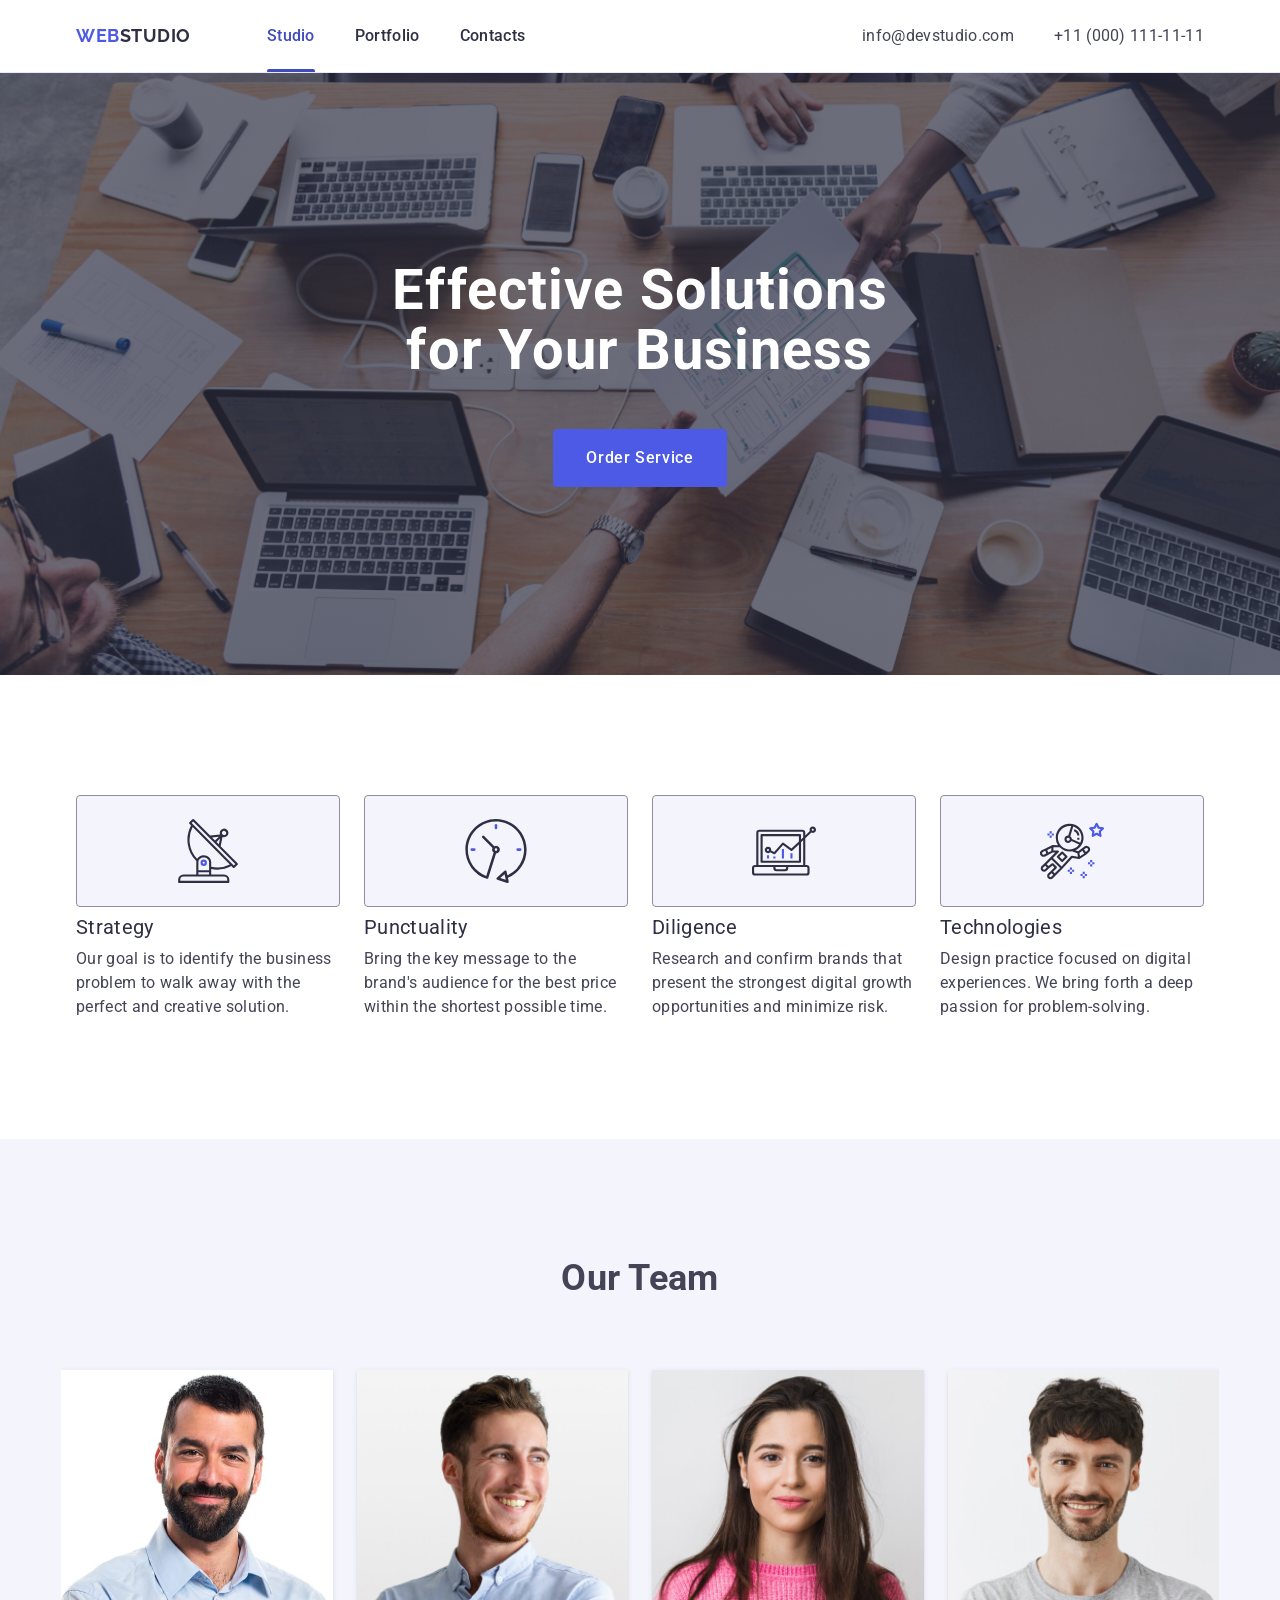
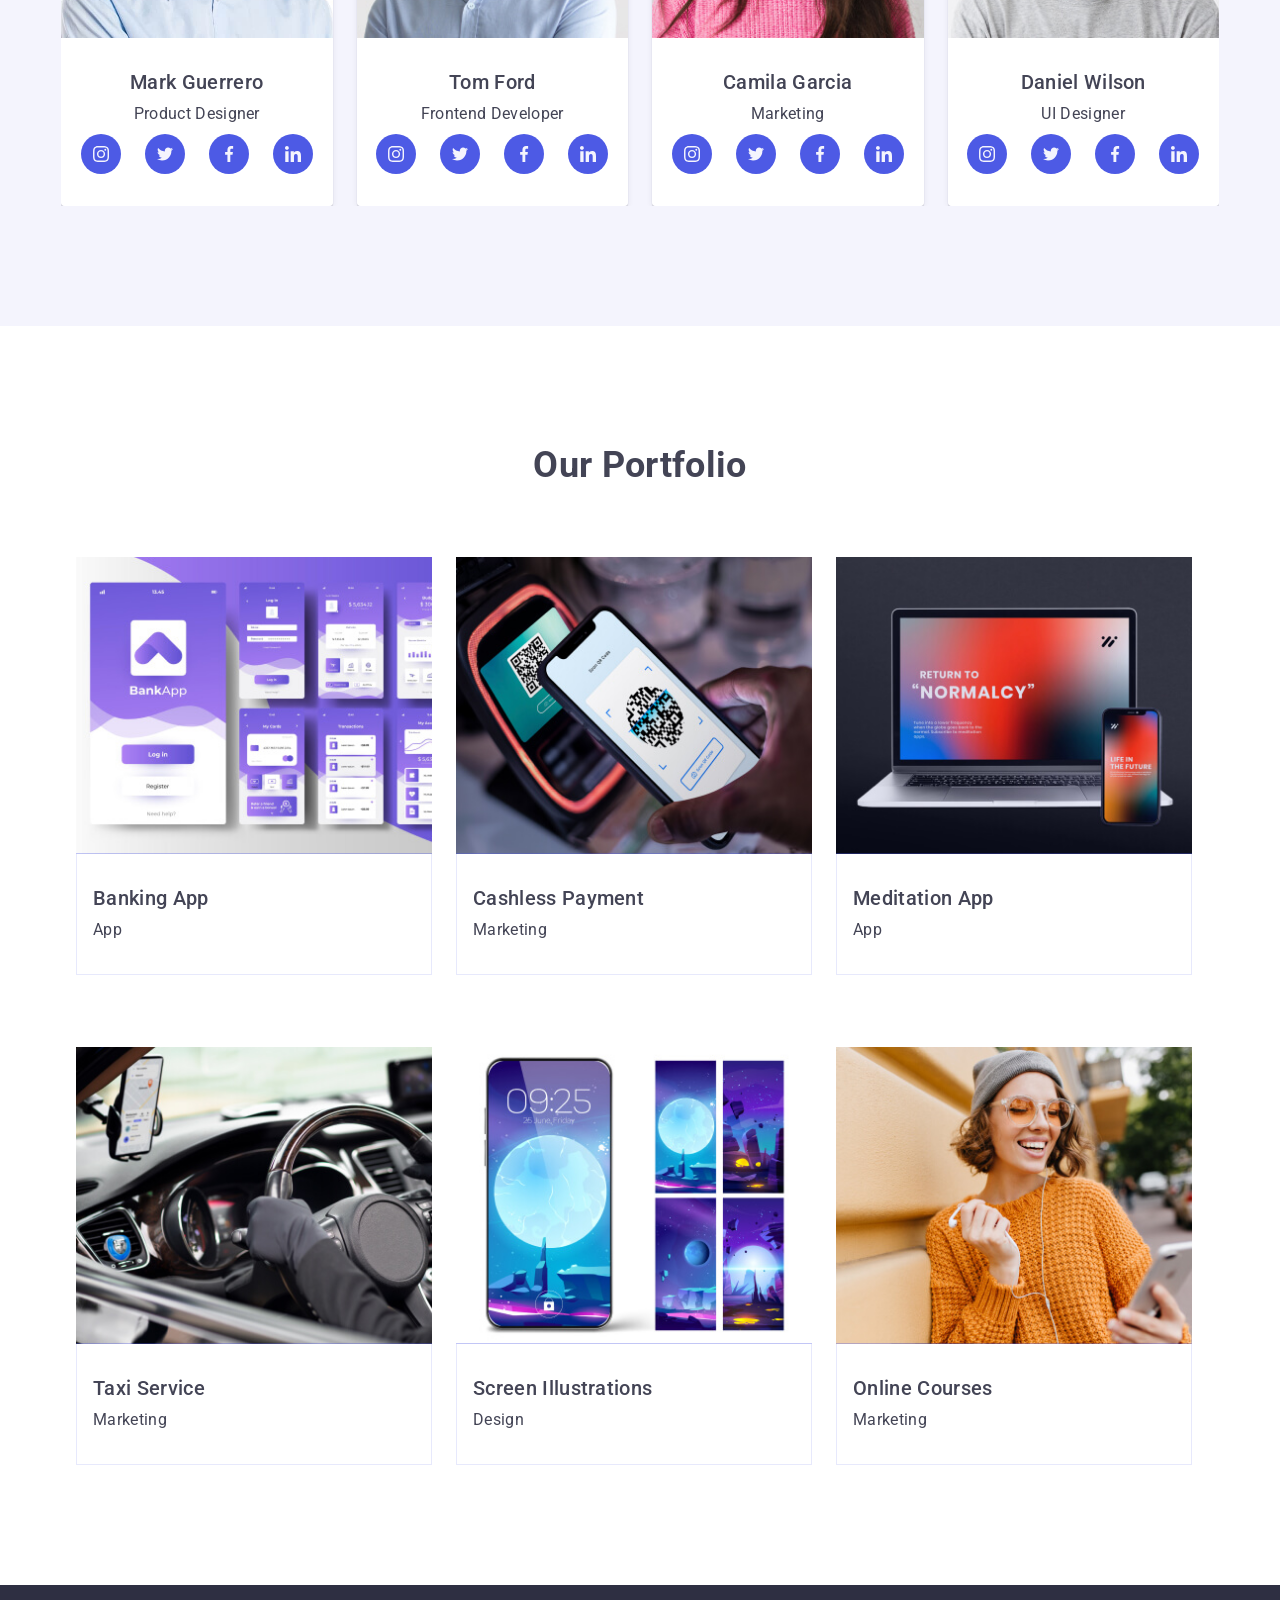
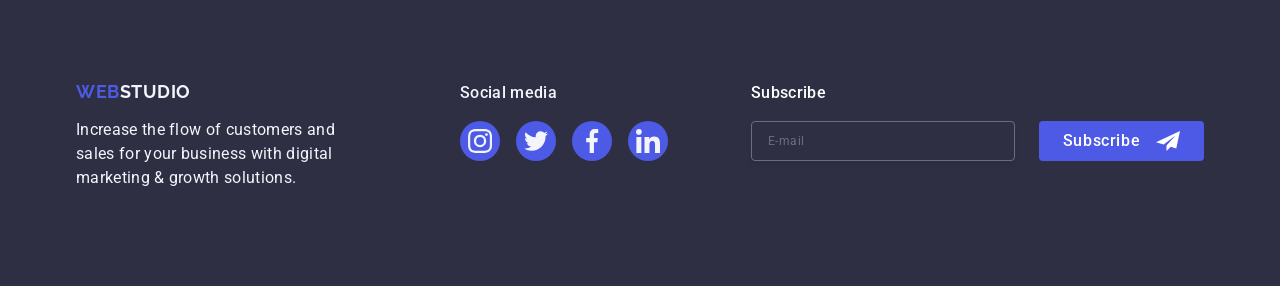
<file: index.html>
<!DOCTYPE html>
<html lang="en">
<head>
    <meta charset="UTF-8">
    <meta name="viewport" content="width=device-width, initial-scale=1.0">
    <title>WebStudio</title>
    <link rel="stylesheet" href="https://cdnjs.cloudflare.com/ajax/libs/modern-normalize/3.0.1/modern-normalize.min.css">
    <link rel="preconnect" href="https://fonts.googleapis.com">
    <link rel="preconnect" href="https://fonts.gstatic.com" crossorigin>
    <link href="https://fonts.googleapis.com/css2?family=Raleway:wght@700&family=Roboto:wght@400;500;700&display=swap"
    rel="stylesheet">
    <link rel="stylesheet" href="./css/styles.css">
</head>

<body>
    <!-- ========= #region header========= -->
        <header class="header-page">
                <div class="container header-container">
                    <nav class="header-nav">
                    <a class="logo logo-header" href="./index.html">Web<span class="logo-part">studio</span></a>
                    <ul class="nav-list">
                        <li class="nav-item studio"><a class="nav-link current" href="./index.html">Studio</a></li>
                        <li class="nav-item"><a class="nav-link" href="">Portfolio</a></li>
                        <li class="nav-item"><a class="nav-link" href="">Contacts</a></li>
                    </ul>
                </nav>

               <address class="contacts">
                <ul class="contacts-list">
                    <li class="contacts-item">
                        <a class="contacts-link" href="mailto:info@devstudio.com">info@devstudio.com</a>
                    </li>
                    <li class="contacts-item">
                        <a class="contacts-link" href="tel:++11(000)1111111">+11 (000) 111-11-11</a>
                    </li>
                </ul>
               </address>
            <button class="btn-burger" type="button" data-menu-open>
                <svg class="burger-icon" width="24" height="24">
                    <use href="./images/icons.svg#icon-burger"></use>
                </svg>
            </button>
            </div>
        </header>
                  <!---====mobile-menu=======-->
                    <div class="mobile-menu" data-menu>
                        <div class="container mobile-menu-container">
                            <button class="mobile-menu-close" data-menu-close>
                                <svg class="mobile-menu-icon" width="8" height="8">
                                    <use href="./images/icons.svg#icon-close"></use>
                                </svg>
                            </button>
                            <nav class="mobile-menu-nav">
                                <ul class="mobile-list-nav">
                                    <li class="mobile-item-nav">
                                        <a class="menu-link-nav" href="">Studio</a>
                                    </li>
                                    <li class="mobile-item-nav">
                                        <a class="menu-link-nav" href="">Portfolio</a>
                                    </li>
                                    <li class="mobile-item-nav">
                                        <a class="menu-link-nav" href="">Contacts</a>
                                    </li>
                                </ul>
                            </nav>
                            <address>
                                <ul class="menu-contacts-list">
                                    <li class="menu-contacts-item">
                                        <a class="menu-contacts-link" href="mailto:info@devstudio.com">info@devstudio.com</a>
                                    </li>
                                    <li class="menu-contacts-item">
                                        <a class="menu-contacts-link" href="tel:++11(000)1111111">+11 (000) 111-11-11</a>
                                    </li>
                                </ul>
                            </address>
                            <ul class="list-menu-socials">
                                <li class="item-menu-socials">
                                    <a class="link-socials-menu">
                                        <svg class="svg-socials-menu">
                                            <use href="./images/icons.svg#icon-instagram"></use>
                                        </svg>
                                    </a>
                                </li>
                                <li class="item-menu-socials">
                                    <a class="link-socials-menu">
                                        <svg class="svg-socials-menu">
                                            <use href="./images/icons.svg#icon-twitter"></use>
                                        </svg>
                                    </a>
                                </li>
                                <li class="item-menu-socials">
                                    <a class="link-socials-menu">
                                        <svg class="svg-socials-menu">
                                            <use href="./images/icons.svg#icon-facebook"></use>
                                        </svg>
                                    </a>
                                </li>
                                <li class="item-menu-socials">
                                    <a class="link-socials-menu">
                                        <svg class="svg-socials-menu">
                                            <use href="./images/icons.svg#icon-linkedin"></use>
                                        </svg>
                                    </a>
                                </li>
                    
                            </ul>
                        </div>
                    </div>
        <!-- ========= #endregion header========= -->
        <main>
            <!-- ==========#region hero========== -->
            <section class="section section-hero">
                <div class="container">
                    <h1 class="title-hero">Effective Solutions<br>
                        for Your Business</h1>
                    <button class="button-hero" type="button" data-modal-open>Order Service</button>
                </div>
            </section>
            <!--======== #endregion hero ======-->

            <!-- ==========#region our-benefits======== -->
            <section class="section">
               <div class="container">
                <h2 class="visually-hidden">Our Benefits</h2>
            <ul class="list-benefits">
                <li class="item-benefits">
                    <div class="benefits-svg-container">
                        <a class="benefits-svg-link" href="">
                            <svg class="bnf-icon" width="64" height="64">
                                <use href="./images/icons.svg#icon-antenna"></use>
                            </svg>
                        </a>
                    </div>
                    <h3 class="list-title-bnf">Strategy</h3>
                    <p class="text-benefits">Our goal is to identify the business
                        problem to walk away with the perfect and creative solution.</p>
                </li>
                <li class="item-benefits">
                    <div class="benefits-svg-container">
                        <a class="benefits-svg-link" href="">
                            <svg class="bnf-icon" width="64" height="64">
                                <use href="./images/icons.svg#icon-clock"></use>
                            </svg>
                        </a>
                    </div>
                    <h3 class="list-title-bnf">Punctuality</h3>
                    <p class="text-benefits">Bring the key message to the brand's audience for the best price within the shortest possible time.</p>
                </li>
                <li class="item-benefits">
                    <div class="benefits-svg-container">
                        <a class="benefits-svg-link" href="">
                            <svg class="bnf-icon" width="64" height="64">
                                <use href="./images/icons.svg#icon-diagram"></use>
                            </svg>
                        </a>
                    </div>
                    <h3 class="list-title-bnf">Diligence</h3>
                    <p class="text-benefits">Research and confirm brands that present the strongest digital growth opportunities and minimize risk.</p>
                </li>
                <li class="item-benefits">
                    <div class="benefits-svg-container">
                        <a class="benefits-svg-link" href="">
                            <svg class="bnf-icon" width="64" height="64">
                                <use href="./images/icons.svg#icon-astronaut"></use>
                            </svg>
                        </a>
                    </div>
                    <h3 class="list-title-bnf">Technologies</h3>
                    <p class="text-benefits">Design practice focused on digital experiences. We bring forth a deep passion for problem-solving.</p>
                </li>
            </ul>
                </div>
            </section>
            <!-- ======#endregion our-benefits=======-->

            <!-- ============#region our-team========== -->

            <section class="section section-team">
                <div class="container container-team">
                    <h2 class="section-title">Our Team</h2>
                    <ul class="list-team">
                        <li class="item-list-team">
                            <img srcset="./images/mark-mob.jpg  1x,
                                    ./images/mark-mob@2x.jpg 2x"
                            src="./images/mark-mob.jpg" alt="man with a beard" width="264" height="260" >

                            <div class="text-team-content">
                                <h3 class="list-title">Mark Guerrero</h3>
                                <p class="text-team">Product Designer</p>
                                <ul class="list-team-socials">
                                    <li class="item-team-socials">
                                        <a class="link-socials">
                                            <svg class="svg-socials" width="16" height="16">
                                                <use href="./images/icons.svg#icon-instagram"></use>
                                            </svg>
                                        </a>
                                    </li>
                                    <li class="item-team-socials">
                                        <a class="link-socials">
                                            <svg class="svg-socials" width="16" height="16">
                                                <use href="./images/icons.svg#icon-twitter"></use>
                                            </svg>
                                        </a>
                                    </li>
                                    <li class="item-team-socials">
                                        <a class="link-socials">
                                            <svg class="svg-socials" width="16" height="16">
                                                <use href="./images/icons.svg#icon-facebook"></use>
                                            </svg>
                                        </a>
                                    </li>
                                    <li class="item-team-socials">
                                        <a class="link-socials">
                                            <svg class="svg-socials" width="16" height="16">
                                                <use href="./images/icons.svg#icon-linkedin"></use>
                                            </svg>
                                        </a>
                                    </li>
                
                                </ul>
                            </div>
                        </li>
                        <li class="item-list-team">
                            <img srcset="./images/tom-mob.jpg  1x,
                                    ./images/tom-mob@2x.jpg 2x"
                             src="./images/tom-mob.jpg" alt="man with a smile" width="264" height="260">
                            <div class="text-team-content">
                                <h3 class="list-title">Tom Ford</h3>
                                <p class="text-team">Frontend Developer</p>
                                 <ul class="list-team-socials">
                                    <li class="item-team-socials">
                                        <a class="link-socials">
                                            <svg class="svg-socials" width="16" height="16">
                                                <use href="./images/icons.svg#icon-instagram"></use>
                                            </svg>
                                        </a>
                                    </li>
                                    <li class="item-team-socials">
                                        <a class="link-socials">
                                            <svg class="svg-socials" width="16" height="16">
                                                <use href="./images/icons.svg#icon-twitter"></use>
                                            </svg>
                                        </a>
                                    </li>
                                    <li class="item-team-socials">
                                        <a class="link-socials">
                                            <svg class="svg-socials" width="16" height="16">
                                                <use href="./images/icons.svg#icon-facebook"></use>
                                            </svg>
                                        </a>
                                    </li>
                                    <li class="item-team-socials">
                                        <a class="link-socials">
                                            <svg class="svg-socials" width="16" height="16">
                                                <use href="./images/icons.svg#icon-linkedin"></use>
                                            </svg>
                                        </a>
                                    </li>
                
                                </ul>
                            </div>
                        </li>
                        <li class="item-list-team">
                                <img srcset="./images/camila-mob.jpg 1x,
                                ./images/camila-mob@2x.jpg 2x"
                                 src="./images/camila-mob.jpg" alt="young lady" width="264" height="260">
                            <div class="text-team-content">
                                <h3 class="list-title">Camila Garcia</h3>
                                <p class="text-team">Marketing</p>
                                 <ul class="list-team-socials">
                                    <li class="item-team-socials">
                                        <a class="link-socials">
                                            <svg class="svg-socials" width="16" height="16">
                                                <use href="./images/icons.svg#icon-instagram"></use>
                                            </svg>
                                        </a>
                                    </li>
                                    <li class="item-team-socials">
                                        <a class="link-socials">
                                            <svg class="svg-socials" width="16" height="16">
                                                <use href="./images/icons.svg#icon-twitter"></use>
                                            </svg>
                                        </a>
                                    </li>
                                    <li class="item-team-socials">
                                        <a class="link-socials">
                                            <svg class="svg-socials" width="16" height="16">
                                                <use href="./images/icons.svg#icon-facebook"></use>
                                            </svg>
                                        </a>
                                    </li>
                                    <li class="item-team-socials">
                                        <a class="link-socials">
                                            <svg class="svg-socials" width="16" height="16">
                                                <use href="./images/icons.svg#icon-linkedin"></use>
                                            </svg>
                                        </a>
                                    </li>
                
                                </ul>
                            </div>
                        </li>
                        <li class="item-list-team">
                                <img srcset="./images/daniel-mob.jpg 1x,
                                ./images/daniel-mob@2x.jpg 2x"
                                src="./images/daniel-mob.jpg" alt="young man" width="264" height="260">
                            <div class="text-team-content">
                                <h3 class="list-title">Daniel Wilson</h3>
                                <p class="text-team">UI Designer</p>
                                 <ul class="list-team-socials">
                                    <li class="item-team-socials">
                                        <a class="link-socials">
                                            <svg class="svg-socials" width="16" height="16">
                                                <use href="./images/icons.svg#icon-instagram"></use>
                                            </svg>
                                        </a>
                                    </li>
                                    <li class="item-team-socials">
                                        <a class="link-socials">
                                            <svg class="svg-socials" width="16" height="16">
                                                <use href="./images/icons.svg#icon-twitter"></use>
                                            </svg>
                                        </a>
                                    </li>
                                    <li class="item-team-socials">
                                        <a class="link-socials">
                                            <svg class="svg-socials" width="16" height="16">
                                                <use href="./images/icons.svg#icon-facebook"></use>
                                            </svg>
                                        </a>
                                    </li>
                                    <li class="item-team-socials">
                                        <a class="link-socials">
                                            <svg class="svg-socials" width="16" height="16">
                                                <use href="./images/icons.svg#icon-linkedin"></use>
                                            </svg>
                                        </a>
                                    </li>
                
                                </ul>
                            </div>
                        </li>
                    </ul>
                </div>
            </section>
            <!-- ========#endregion our-team========-->
             
            <!--  ===========#region our-portfolio=======  -->
            
            <section class="section section-portfolio">
                <div class="container">
                    <h2 class="section-title">Our Portfolio</h2>
                    <ul class="list-portfolio">
                        <li class="item-list-prtfl">
                            <div class="thumb">
                                <picture>
                                    <source srcset="./images/banking-desk.jpg 1x,
                                    ./images/banking-desk@2x.jpg 2x" media="(min-width: 1158px)">
                                    <source srcset="./images/banking-tab.jpg 1x,
                                    ./images/banking-tab@2x.jpg 2x" media="(min-width:768px)">
                                    <source srcset="./images/banking-mob.jpg 1x,
                                    ./images/banking-mob@2x.jpg 2x" media="(max-width: 767px)">
                                    <img src="./images/banking-mob.jpg" alt="open purple files" width="360" height="260">
                                </picture>
                                <p class="overlay-text">14 Stylish and User-Friendly App Design Concepts · Task Manager App · Calorie Tracker App · Exotic Fruit Ecommerce App · Cloud Storage App</p>
                            </div>
                            <div class="portfolio-content">
                                <h3 class="list-title">Banking App</h3>
                                <p>App</p>
                            </div>
                        </li>
                        <li class="item-list-prtfl">
                            <div class="thumb">
                                <picture>
                                    <source srcset="./images/cashless-desk.jpg 1x,
                                    ./images/cashless-desk@2x.jpg 2x"
                                        media="(min-width: 1158px)">
                                    <source srcset="./images/cashless-tab.jpg 1x,
                                    ./images/cashless-tab@2x.jpg 2x" media="(min-width:768px)">
                                    <source srcset="./images/cashless-mob.jpg 1x,
                                    ./images/cashless-mob@2x.jpg 2x" media="(max-width: 767px)">
                                    <img src="./images/cashless-mob.jpg" alt="qr on phone" width="360" height="260">
                                </picture>
                                <p class="overlay-text">14 Stylish and User-Friendly App Design Concepts · Task Manager App · Calorie Tracker App · Exotic Fruit Ecommerce App · Cloud Storage App</p>
                            </div>
                            <div class="portfolio-content">
                                <h3 class="list-title">Cashless Payment</h3>
                                <p>Marketing</p>
                            </div>
                        </li>
                        <li class="item-list-prtfl">
                           <div class="thumb">
                            <picture>
                                <source srcset="./images/meditation-desk.jpg 1x,
                                ./images/meditation-desk@2x.jpg 2x" media="(min-width: 1158px)">
                                <source srcset="./images/meditation-tab.jpg 1x,
                                ./images/meditation-tab@2x.jpg 2x" media="(min-width:768px)">
                                <source srcset="./images/meditation-mob.jpg 1x,
                                ./images/meditation-mob@2x.jpg 2x" media="(max-width: 767px)">
                                <img src="./images/meditation-mob.jpg" alt="laptop" width="360" height="260">
                            </picture>
                            <p class="overlay-text">14 Stylish and User-Friendly App Design Concepts · Task Manager App · Calorie Tracker App · Exotic Fruit Ecommerce App · Cloud Storage App</p>
                           </div>
                            <div class="portfolio-content">
                                <h3 class="list-title">Meditation App</h3>
                                <p>App</p>
                            </div>
                        </li>
                        <li class="item-list-prtfl">
                            <div class="thumb">
                                <picture>
                                    <source srcset="./images/taxi-desk.jpg 1x,
                                    ./images/taxi-desk@2x.jpg 2x" media="(min-width: 1158px)">
                                    <source srcset="./images/taxi-tab.jpg 1x,
                                    ./images/taxi-tab@2x.jpg 2x" media="(min-width:768px)">
                                    <source srcset="./images/taxi-mob.jpg 1x,
                                    ./images/taxi-mob@2x.jpg 2x" media="(max-width: 767px)">
                                    <img src="./images/taxi-mob.jpg" alt="car steering wheel" width="360" height="260">
                                </picture>
                                <p class="overlay-text">14 Stylish and User-Friendly App Design Concepts · Task Manager App · Calorie Tracker App · Exotic Fruit Ecommerce App · Cloud Storage App</p>
                            </div>
                            <div class="portfolio-content">
                                <h3 class="list-title">Taxi Service</h3>
                                <p>Marketing</p>
                            </div>
                        </li>
                        <li class="item-list-prtfl">
                            <div class="thumb">
                                <picture>
                                    <source srcset="./images/screen-desk.jpg 1x,
                                    ./images/screen-desk@2x.jpg 2x" media="(min-width: 1158px)">
                                    <source srcset="./images/screen-tab.jpg 1x,
                                    ./images/screen-tab@2x.jpg 2x" media="(min-width:768px)">
                                    <source srcset="./images/screen-mob.jpg 1x,
                                    ./images/screen-mob@2x.jpg 2x" media="(max-width: 767px)">
                                    <img src="./images/screen-mob.jpg" alt="phone and screen" width="360" height="260">
                                </picture>
                                <p class="overlay-text">14 Stylish and User-Friendly App Design Concepts · Task Manager App · Calorie Tracker App · Exotic Fruit Ecommerce App · Cloud Storage App</p>
                            </div>
                            <div class="portfolio-content">
                                <h3 class="list-title">Screen Illustrations</h3>
                                <p>Design</p>
                            </div>
                        </li>
                        <li class="item-list-prtfl">
                            <div class="thumb">
                                    <picture>
                                        <source srcset="./images/online-desk.jpg 1x,
                                        ./images/online-desk@2x.jpg 2x" media="(min-width: 1158px)">
                                        <source srcset="./images/online-tab.jpg 1x,
                                        ./images/online-tab@2x.jpg 2x" media="(min-width:768px)">
                                        <source srcset="./images/online-mob.jpg 1x,
                                        ./images/online-mob@2x.jpg 2x" media="(max-width: 767px)">
                                        <img src="./images/online-mob.jpg" alt="girl with headphones" width="360" height="260">
                                    </picture>
                                <p class="overlay-text">14 Stylish and User-Friendly App Design Concepts · Task Manager App · Calorie Tracker App · Exotic Fruit Ecommerce App · Cloud Storage App</p>
                            </div>
                            <div class="portfolio-content">
                                <h3 class="list-title">Online Courses</h3>
                                <p>Marketing</p>
                            </div>
                        </li>
                    </ul>
                </div>
                
            </section>
            <!--  ===========#endregion our-portfolio=======  -->
        </main>

                    <!-- ==========#region footer======== -->
                    
                    <footer class="section section-footer">
                        <div class="container footer-container">
                            <div class="paragraph-cont">
                                <a class="logo logo-footer" href="./index.html">Web<span class="logo-part">studio</span></a>
                                <p class="text-footer">Increase the flow of customers and sales for your business with digital marketing &
                                    growth
                                    solutions.</p>
                            </div>
                            <div class="footer-socials">
                                <p class="text-footer social">Social media</p>
                                <ul class="list-team-socials footer-socials-list">
                                    <li class="item-team-socials">
                                        <a class="link-socials">
                                            <svg class="svg-socials" width="24" height="24">
                                                <use href="./images/icons.svg#icon-instagram"></use>
                                            </svg>
                                        </a>
                                    </li>
                                    <li class="item-team-socials">
                                        <a class="link-socials">
                                            <svg class="svg-socials" width="24" height="24">
                                                <use href="./images/icons.svg#icon-twitter"></use>
                                            </svg>
                                        </a>
                                    </li>
                                    <li class="item-team-socials">
                                        <a class="link-socials">
                                            <svg class="svg-socials" width="24" height="24">
                                                <use href="./images/icons.svg#icon-facebook"></use>
                                            </svg>
                                        </a>
                                    </li>
                                    <li class="item-team-socials">
                                        <a class="link-socials">
                                            <svg class="svg-socials" width="24" height="24">
                                                <use href="./images/icons.svg#icon-linkedin"></use>
                                            </svg>
                                        </a>
                                    </li>
                    
                                </ul>
                    
                            </div>

                            <div class="wrap-subscribe">
                                <p class="text-subscribe">Subscribe</p>
                                <form class="form-footer">
                                    <label class="subscribe-label" for="email">
                                        <input class="subscribe-input" type="email" name="useremail" id="email" placeholder="E-mail">
                                    </label>
                                    <button class="subscribe-buttton" type="submit">Subscribe
                                        <svg class="subscribe-icon" width="24" height="24">
                                            <use href="./images/icons.svg#icon-frame"></use>
                                        </svg>
                                    </button>

                                </form>
                            </div>
                        </div>
                    </footer>
                    <!-- ==========#endregion footer========-->
        
        <!--============#region modal===========-->            
        <div class="modal-overlay" data-modal>
            <div class="modal">
                <button class="modal-close" type="button" data-modal-close>
                    <svg class="modal-icon" width="8" height="8">
                        <use href="./images/icons.svg#icon-close"></use>
                    </svg>
                </button>
                <p class="modal-text">Leave your contacts and we will call you back</p>

               <form class="form-modal" autocomplete="off" novalidate>
                    <div class="form-field">
                        <label class="modal-label" for="username" >
                            Name
                        </label>
                        <div class="modal-input-wrap">
                            <input class="input-modal" type="text" name="username" id="username">
                            <svg class="form-icon" width="18" height="24">
                                <use href="./images/icons.svg#icon-person"></use>
                            </svg>
                        </div>
                    </div>

                    <div class="form-field">
                        <label class="modal-label" for="userphone">
                            Phone
                        </label>
                        <div class="modal-input-wrap">
                            <input class="input-modal" type="tel" name="userphone" id="userphone">
                            <svg class="form-icon" width="18" height="24">
                                <use href="./images/icons.svg#icon-phone"></use>
                            </svg>
                        </div>
                    </div>

                    <div class="form-field">
                        <label class="modal-label" for="useremail">
                            Email
                        </label>
                        <div class="modal-input-wrap">
                            <input class="input-modal" type="email" name="useremail" id="useremail">
                            <svg class="form-icon" width="18" height="24">
                                <use href="./images/icons.svg#icon-email"></use>
                            </svg>
                        </div>
                    </div>

                    <div class="form-field form-field-message">
                        <label class="modal-label" for="comment">Comment
                        </label>
                        <textarea class="modal-comment" name="comment" id="comment" placeholder="Text input"></textarea>
                    </div>

                    <div class="chekbox-acccept">
                        <input class="input-accept visually-hidden" id="user-privacy" type="checkbox" name="user-privacy" value="true" required>
                        <label class="label-privacy" for="user-privacy">
                            <span class="span-privacy">
                                <svg class="span-icon" width="10" height="8">
                                    <use href="./images/icons.svg#icon-check"></use>
                                </svg>
                            </span>
                            <span>I accept the terms and conditions of the
                            <a class="privacy-police" href="#">Privacy Police</a></span>
                        </label>
                        <button class="btn-send" type="submit">Send</button>
                    </div>
                    <!--============#endregion modal===========-->

                
                
               </form>
            </div>
        </div>
<script src="./js/modal.js"></script>
<script src="./js/menu.js"></script>
   
</body>
</html>
</file>
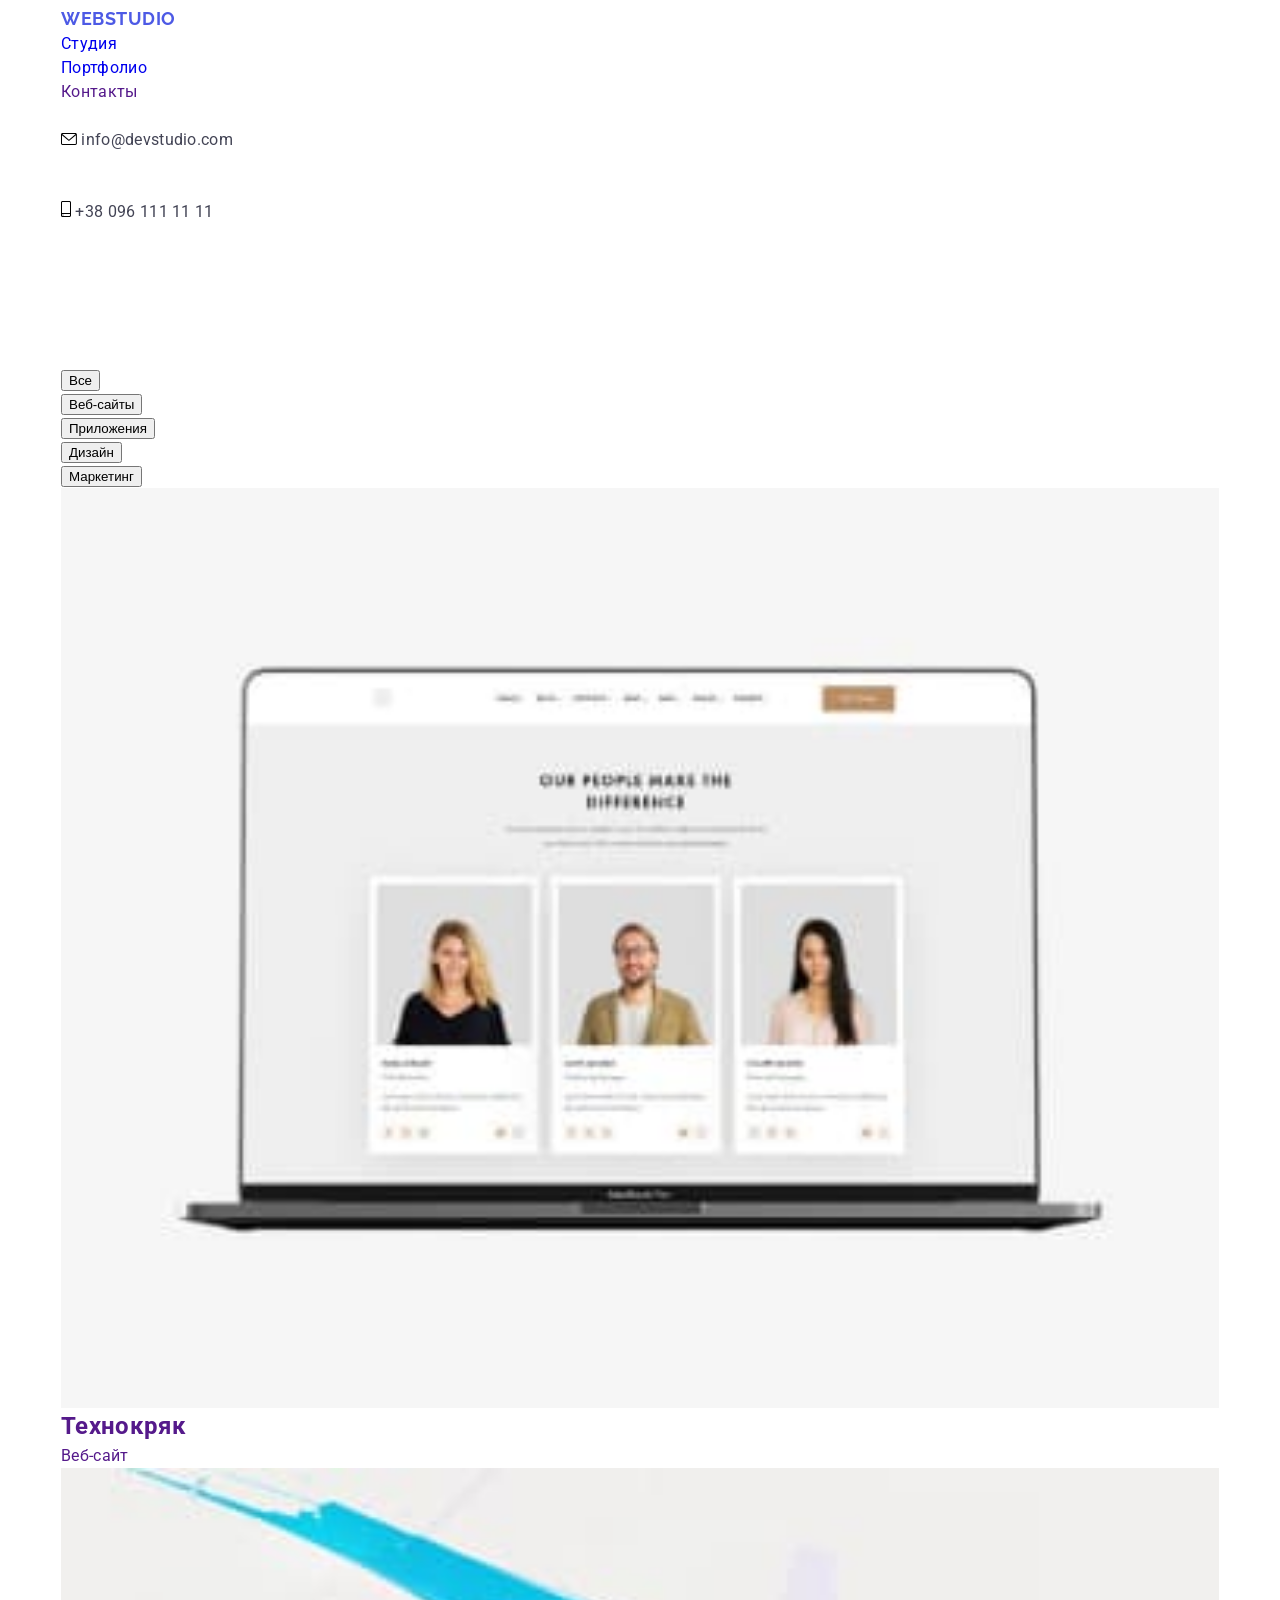
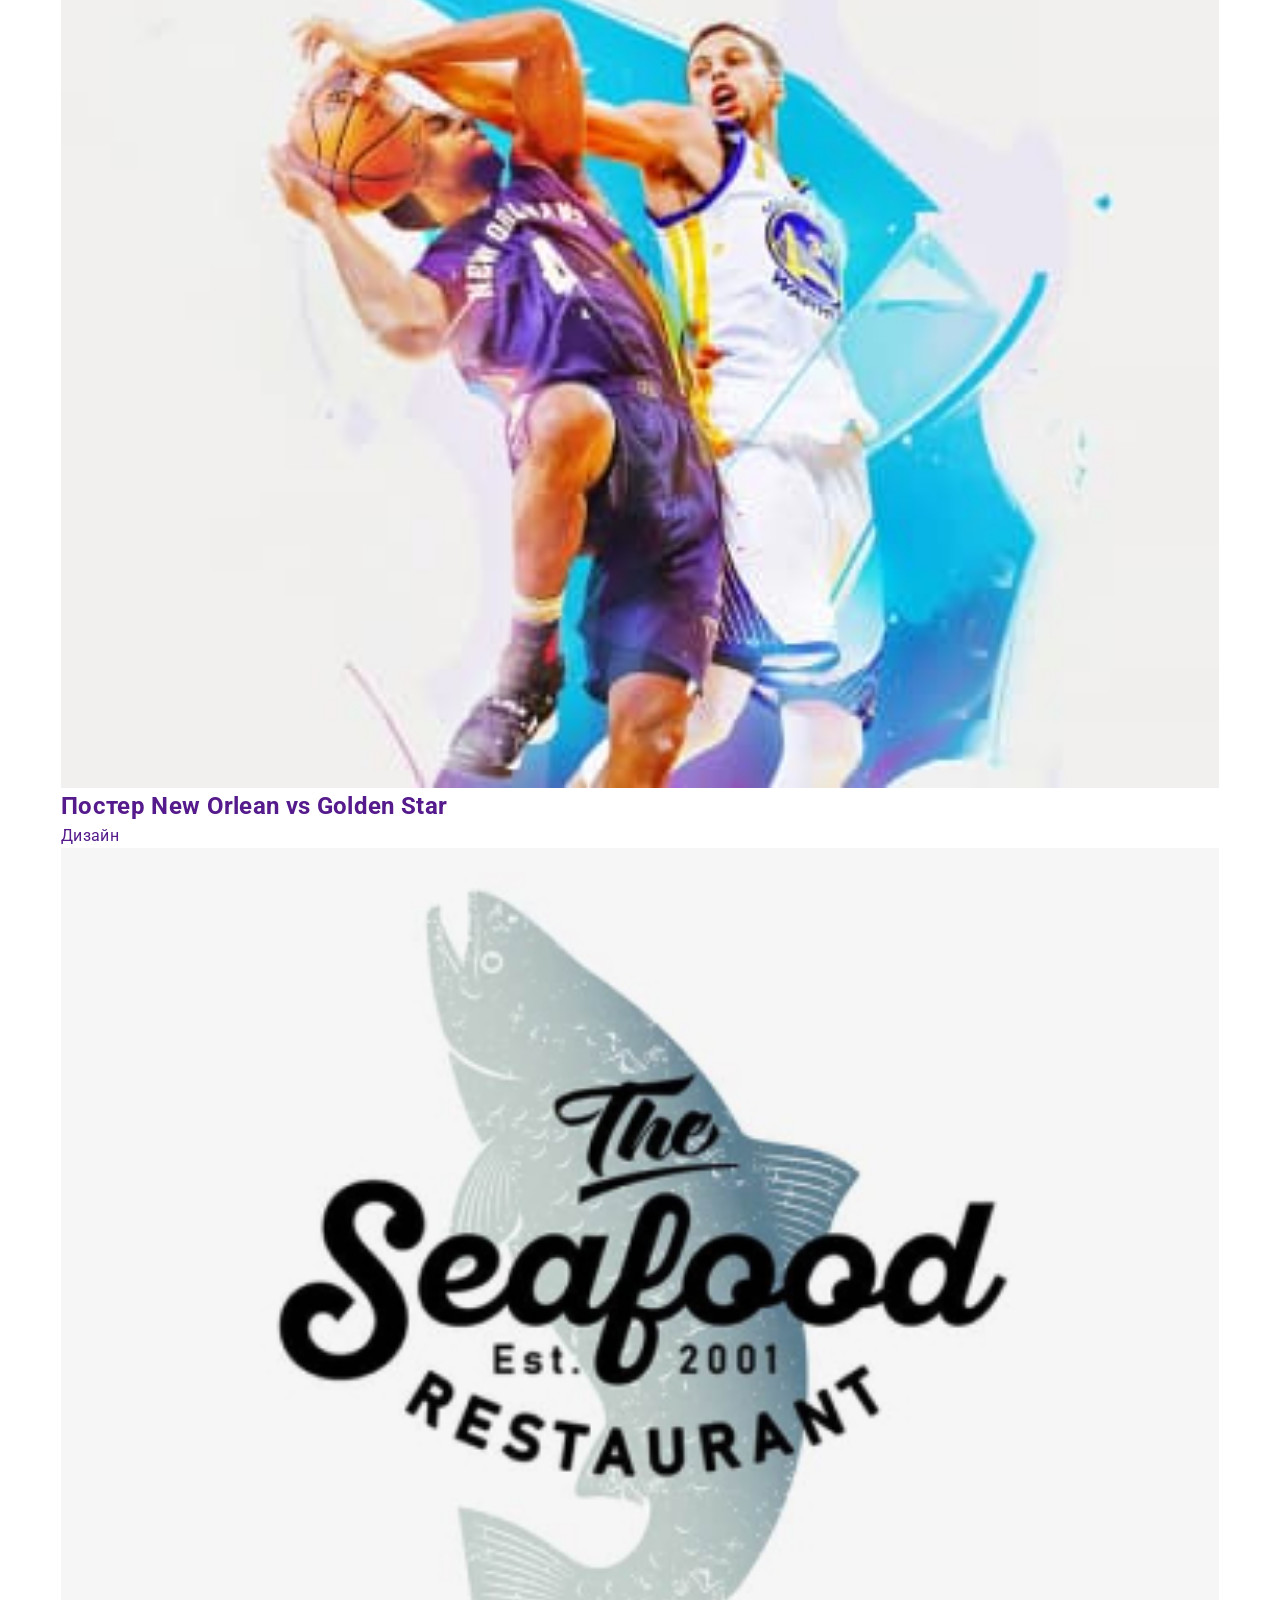
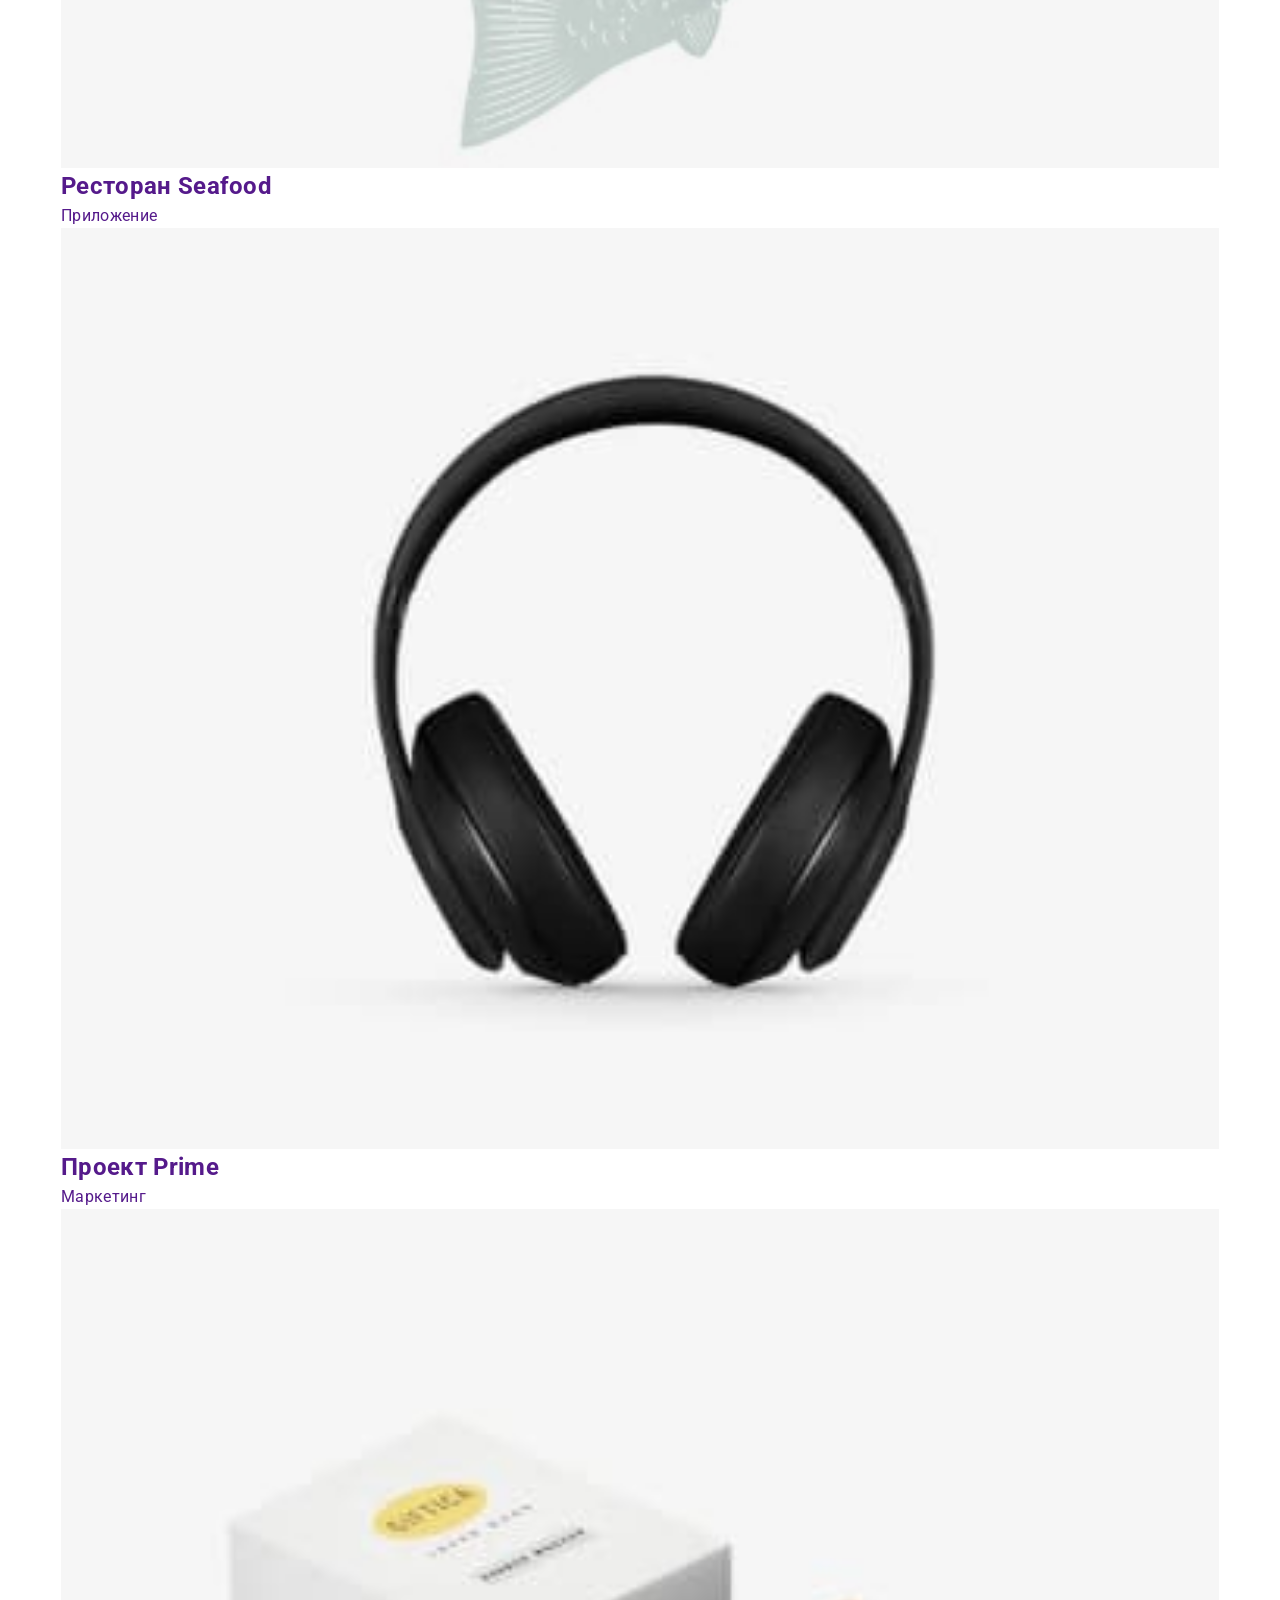
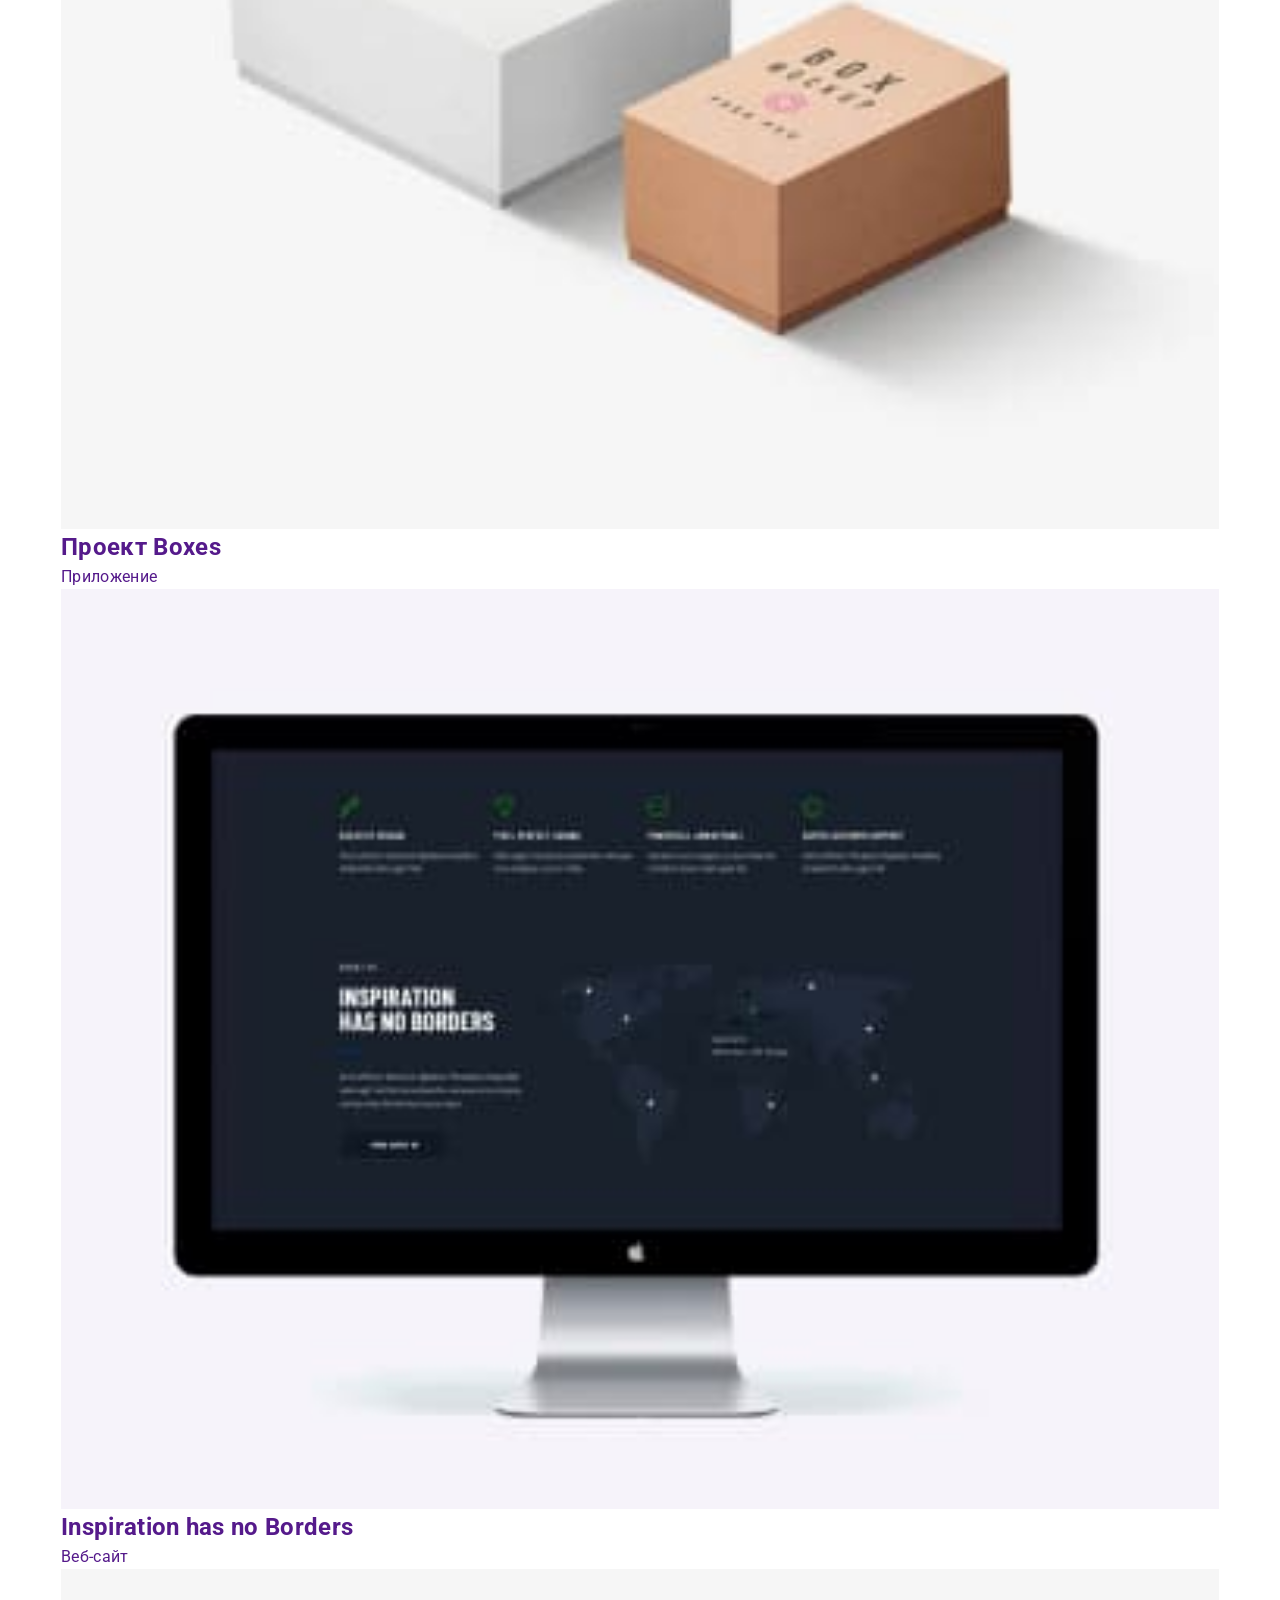
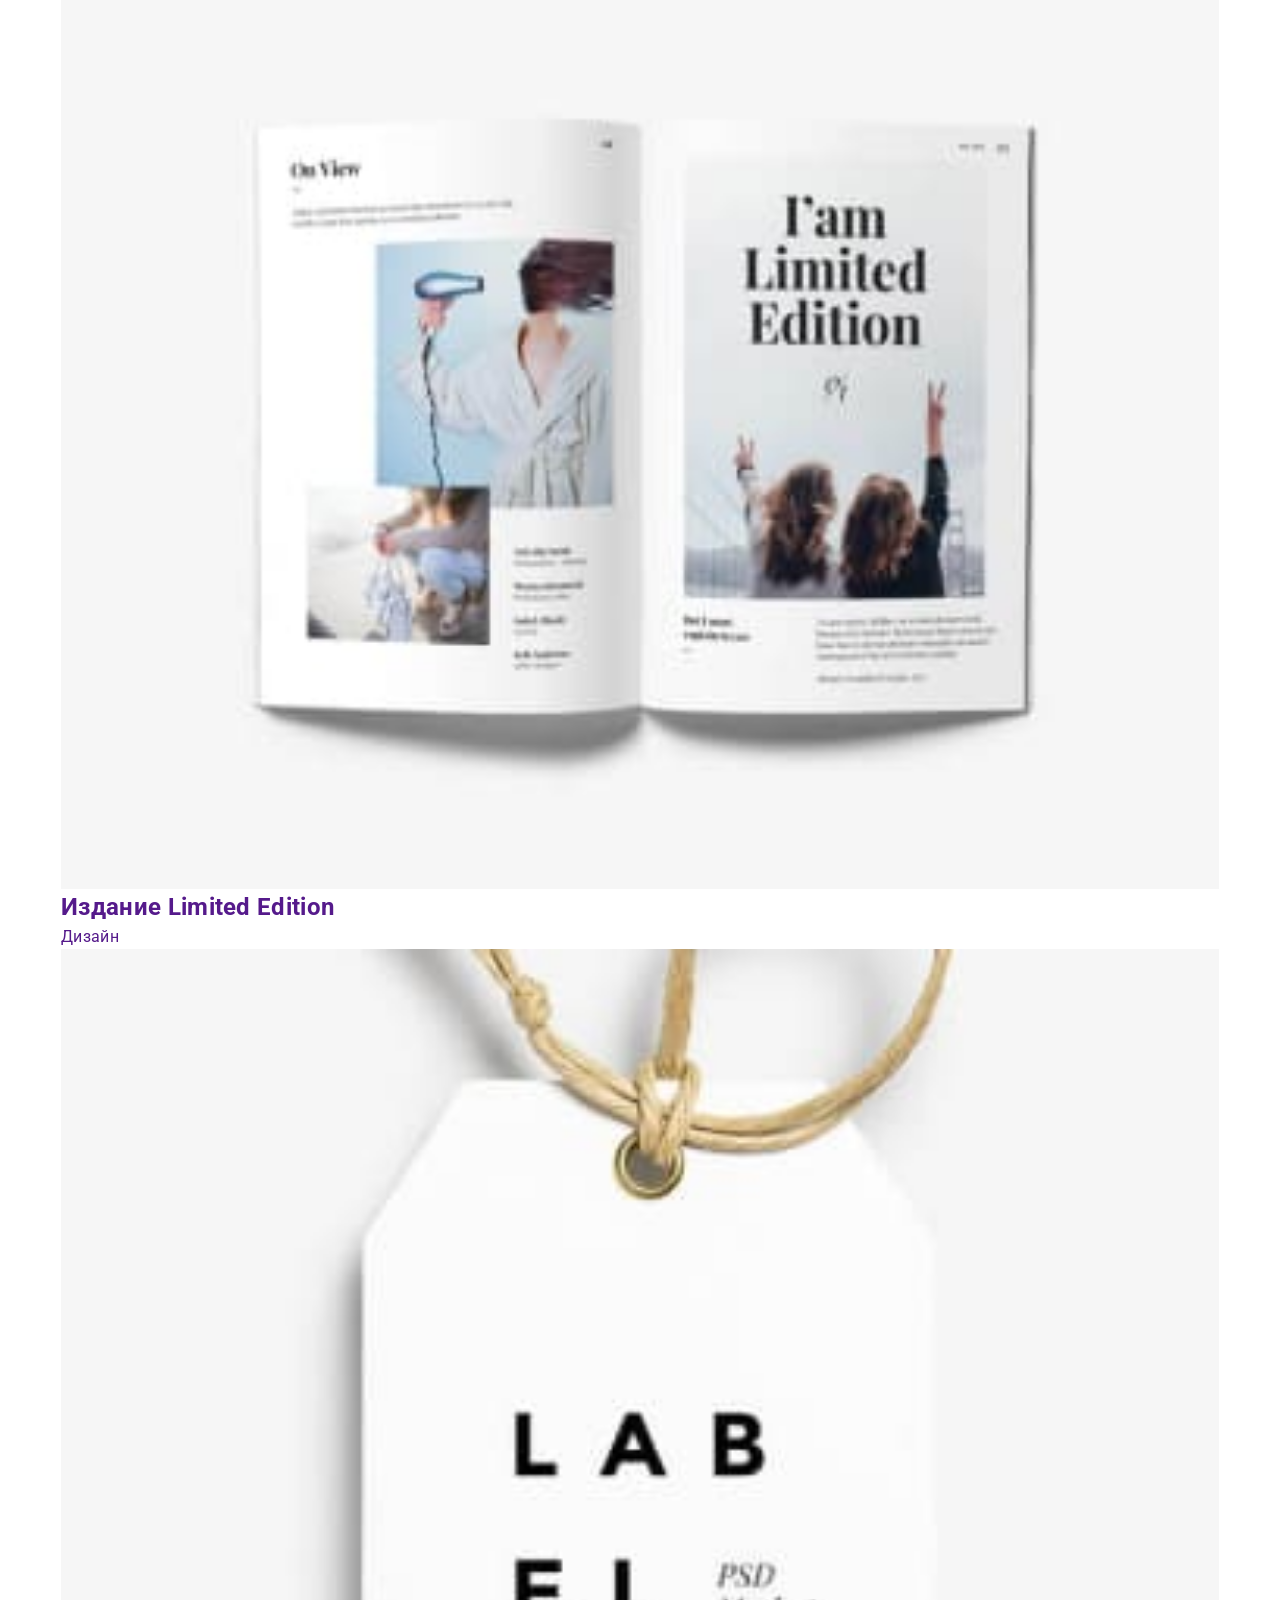
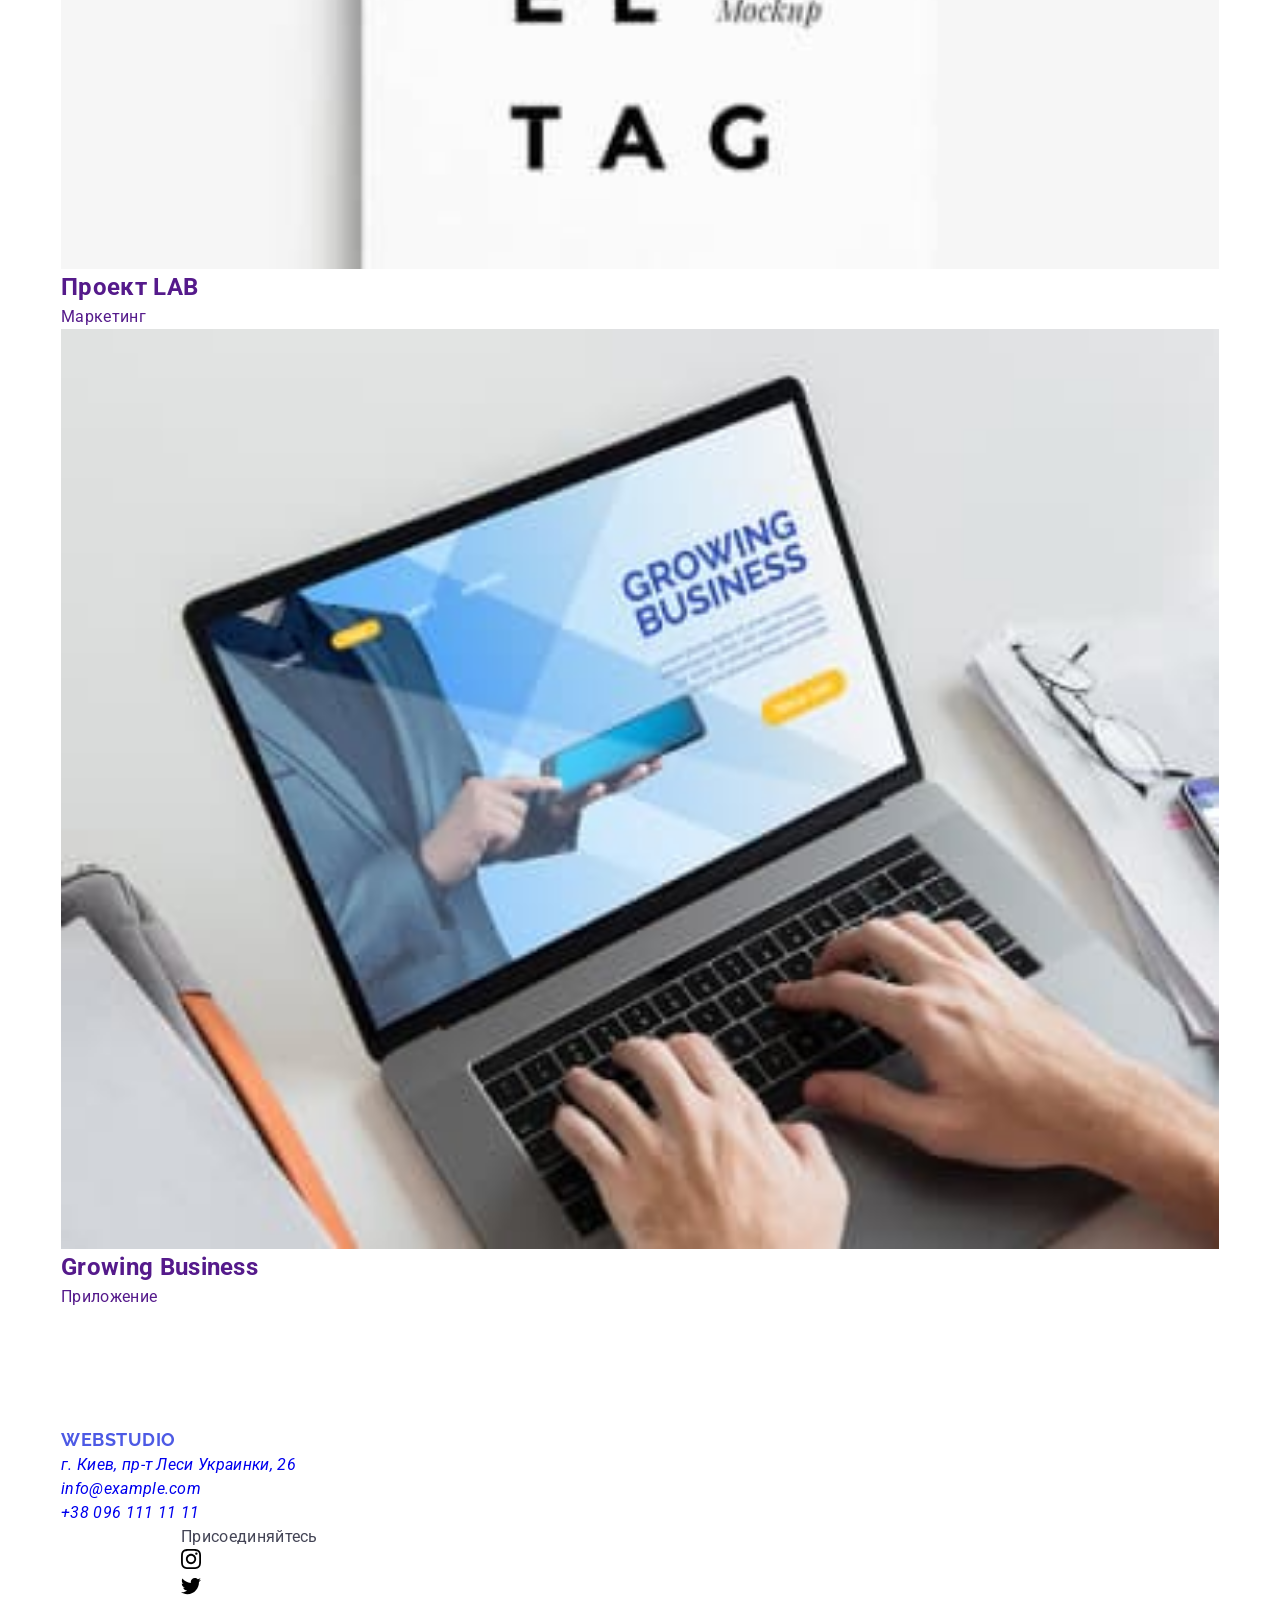
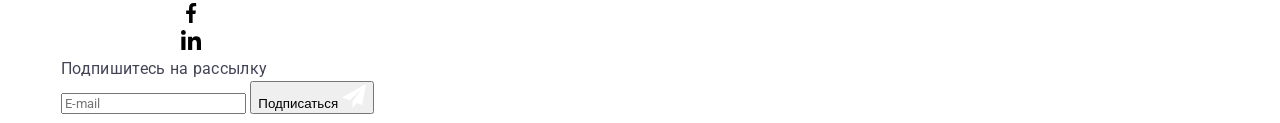
<file: portfolio.html>
<!DOCTYPE html>
<html lang="ru">
<head>
    <meta charset="UTF-8">
    <meta http-equiv="X-UA-Compatible" content="IE=edge">
    <meta name="viewport" content="width=device-width, initial-scale=1.0">
    <title>Document</title>
    <link href="https://fonts.googleapis.com/css2?family=Raleway:wght@700&family=Roboto:wght@400;500;700;900&display=swap"
        rel="stylesheet">
    <link rel="stylesheet" href="https://github.com/sindresorhus/modern-normalize/blob/main/modern-normalize.css">
    <link rel="stylesheet" href="./css/styles.css">
</head>
<body>
        <!--Шапка сайта-->
    <header class="page-header">
        <nav class="container main-nav">
            <a href="./index.html" class="logo"><span>Web</span>Studio</a>
            <ul class="site-nav list">
                <li class="item"><a href="./index.html" class="link">Студия</a></li>
                <li class="item"><a href="./portfolio.html" class="link current">Портфолио</a></li>
                <li class="item"><a href="" class="link">Контакты</a></li>
            </ul>
    
            <ul class="contacts list">
                <li class="item">
                    <a href="mailto:info@devstudio.com" class="contacts-link">
                        <svg class="icon-contacts" width="16" height="12">
                            <use href="./images/icon.svg#icon-envelope"></use>
                        </svg>
                        <span>info@devstudio.com</span>
                    </a>
                </li>
                <li class="item">
                    <a href="tel:+380961111111" class="contacts-link">
                        <svg class="icon-contacts" width="10" height="16">
                            <use href="./images/icon.svg#icon-smartphone"></use>
                        </svg>
                        <span>+38 096 111 11 11</span>
                    </a>
                </li>
            </ul>
        </nav>
    </header>

        <main>
            <!--Портфолио-->
            <section class="section">
                <div class="container container-filtr">
                <!--Смысловой заголовок, который скроется в css-->
                <h1 class="visually-hidden">Наши работы</h1>
                <ul class="filtr list">
                    <li class="filtr-button"><button type="button" class="button">Все</button></li>
                    <li class="filtr-button"><button type="button" class="button">Веб-сайты</button></li>
                    <li class="filtr-button"><button type="button" class="button">Приложения</button></li>
                    <li class="filtr-button"><button type="button" class="button">Дизайн</button></li>
                    <li class="filtr-button"><button type="button" class="button">Маркетинг</button></li>
                </ul>

                <ul class="list list-examples">
                    <li class="examples-elements">
                        <a href="" class="examples-link">
                            <div class="thumb">
                                <img src="./images/Технокряк.jpg" alt="Команда" width="370" height="294">
                                <p class="overlay-text">Технокряк это современная площадка распространения коронавируса. Компании используют эту платформу для цифрового
                                шпионажа и атак на защищённые сервера конкурентов.</p>                    
                            </div>
                            <div class="examples-text">
                            <h2 class="title-list">Технокряк</h2>
                            <p class="text">Веб-сайт</p>
                            </div>
                        </a>
                    </li>

                    <li class="examples-elements">
                        <a href="" class="examples-link">
                            <div class="thumb">
                            <img src="./images/Постер.jpg" alt="Два баскетболиста" width="370">
                            <p class="overlay-text">Технокряк это современная площадка распространения коронавируса. Компании используют эту
                                платформу для цифрового
                                шпионажа и атак на защищённые сервера конкурентов.</p>
                            </div>
                            <div class="examples-text">
                            <h2 class="title-list">Постер New Orlean vs Golden Star</h2>
                            <p class="text">Дизайн</p>
                            </div>
                        </a>
                    </li>

                    <li class="examples-elements">
                        <a href="" class="examples-link">
                            <div class="thumb">
                            <img src="./images/Ресторан.jpg" alt="Логотип ресторана с рыбой" width="370">
                            <p class="overlay-text">Технокряк это современная площадка распространения коронавируса. Компании используют эту
                                платформу для цифрового
                                шпионажа и атак на защищённые сервера конкурентов.</p>
                            </div>
                            <div class="examples-text">
                            <h2 class="title-list">Ресторан Seafood</h2>
                            <p class="text">Приложение</p>
                            </div>
                        </a>
                    </li>

                    <li class="examples-elements">
                        <a href="" class="examples-link">
                            <div class="thumb">
                            <img src="./images/Prime.jpg" alt="Наушники" width="370">
                            <p class="overlay-text">Технокряк это современная площадка распространения коронавируса. Компании используют эту
                                платформу для цифрового
                                шпионажа и атак на защищённые сервера конкурентов.</p>
                            </div>
                            <div class="examples-text">
                            <h2 class="title-list">Проект Prime</h2>
                            <p class="text">Маркетинг</p>
                            </div>
                        </a>
                    </li>

                    <li class="examples-elements">
                        <a href="" class="examples-link">
                            <div class="thumb">
                            <img src="./images/Boxes.jpg" alt="Коробка" width="370">
                            <p class="overlay-text">Технокряк это современная площадка распространения коронавируса. Компании используют эту платформу для цифрового
                                шпионажа и атак на защищённые сервера конкурентов.</p>
                            </div>    
                            <div class="examples-text">
                            <h2 class="title-list">Проект Boxes</h2>
                            <p class="text">Приложение</p>
                            </div>
                        </a>
                    </li>

                    <li class="examples-elements">
                        <a href="" class="examples-link">
                            <div class="thumb">
                            <img src="./images/Inspiration.jpg" alt="Экран компьютера" width="370">
                            <p class="overlay-text">Технокряк это современная площадка распространения коронавируса. Компании используют эту платформу для цифрового
                            шпионажа и атак на защищённые сервера конкурентов.</p>
                            </div>
                            <div class="examples-text">
                            <h2 class="title-list">Inspiration has no Borders</h2>
                            <p class="text">Веб-сайт</p>
                            </div>
                        </a>
                    </li>

                    <li class="examples-elements">
                        <a href="" class="examples-link">
                            <div class="thumb">
                            <img src="./images/Издание.jpg" alt="Книга" width="370">
                            <p class="overlay-text">Технокряк это современная площадка распространения коронавируса. Компании используют эту
                                платформу для цифрового
                                шпионажа и атак на защищённые сервера конкурентов.</p>
                            </div>
                            <div class="examples-text">
                            <h2 class="title-list">Издание Limited Edition</h2>
                            <p class="text">Дизайн</p>
                            </div>
                        </a>
                    </li>

                    <li class="examples-elements">
                        <a href="" class="examples-link">
                            <div class="thumb">
                            <img src="./images/Lab.jpg" alt="Бреллок" width="370">
                            <p class="overlay-text">Технокряк это современная площадка распространения коронавируса. Компании используют эту
                                платформу для цифрового
                                шпионажа и атак на защищённые сервера конкурентов.</p>
                            </div>
                            <div class="examples-text">
                            <h2 class="title-list">Проект LAB</h2>
                            <p class="text">Маркетинг</p>
                            </div>
                        </a>
                    </li>

                    <li class="examples-elements">
                        <a href="" class="examples-link">
                            <div class="thumb">
                            <img src="./images/Growing.jpg" alt="Ноутбук" width="370">
                            <p class="overlay-text">Технокряк это современная площадка распространения коронавируса. Компании используют эту
                                платформу для цифрового
                                шпионажа и атак на защищённые сервера конкурентов.</p>
                            </div>
                            <div class="examples-text">
                            <h2 class="title-list">Growing Business</h2>
                            <p class="text">Приложение</p>
                            </div>
                        </a>
                    </li>
                </ul>
                </div>

            </section>

        </main>

            <!--Футер-->
            <footer>
    <section class="footer">
        <div class="container footer-cont">
            <div class="footer-address">
            <a href="./index.html" class="logo footer"><span>Web</span>Studio</a>
            <address>
                <ul class="address list">
                    <li class="footer-item">
                        <a href="https://google/maps/CWAaKW5dbzgjnJqV8" class="address-text">г. Киев, пр-т Леси Украинки, 26</a>
                    </li>
                    <li class="footer-item">
                        <a href="mailto:info@example.com" class="footer-contacts">info@example.com</a>
                    </li>
                    <li class="footer-item">
                        <a href="tel:+380961111111" class="footer-contacts">+38 096 111 11 11</a>
                    </li>
                </ul>
            </address>
        </div>

                    <div class="footer-socials join">
                        <p class="text-join">Присоединяйтесь</p>
                        <ul class="footer-join-list list">
                            <li class="footer-socials-item">
                                <a href="" class="footer-socials-link">
                                    <svg class="footer-socials-icon" width="20" height="20">
                                        <use href="./images/icon.svg#icon-instagram-2"></use>
                                    </svg>
                                </a>
                            </li>
                            <li class="footer-socials-item">
                                <a href="" class="footer-socials-link">
                                    <svg class="footer-socials-icon" width="20" height="20">
                                        <use href="./images/icon.svg#icon-twitter-1"></use>
                                    </svg>
                                </a>
                            </li>
                            <li class="footer-socials-item">
                                <a href="" class="footer-socials-link">
                                    <svg class="footer-socials-icon" width="20" height="20">
                                        <use href="./images/icon.svg#icon-facebook-1"></use>
                                    </svg>
                                </a>
                            </li>
                            <li class="footer-socials-item">
                                <a href="" class="footer-socials-link">
                                    <svg class="footer-socials-icon" width="20" height="20">
                                        <use href="./images/icon.svg#icon-linkedin-1"></use>
                                    </svg>
                                </a>
                            </li>
                        </ul>
                    </div>
                    <div class="online">
                        <p class="text-join">Подпишитесь на рассылку</p>
                        <form class="online-form">
                            <label for="email"></label>
                            <input class="online-input" type="email" name="email" id="email" placeholder="E-mail">
                            <button type="submit" class="online-button">Подписаться
                                <svg class="online-icon" width="24" height="24">
                                    <use href="./images/icon.svg#icon-icon-send"></use>
                                </svg>
                            </button>
                        </form>
                    </div>
        </div>
    </section>
    </footer>
<script src="./js/modal.js"></script>
</body>
</html>
</file>
<file: css/styles.css>
body {
  font-family: 'Roboto', sans-serif;
  font-size: 16px;
  line-height: 1.5;
  letter-spacing: 0.02em;

  color: #434455;
  background: #fff;
}

a {
  text-decoration: none;
}

h1,
h2,
h3,
h4,
h5,
h6,
p {
  margin-top: 0;
  margin-bottom: 0;
}

ul,
ol {
  padding: 0;
  margin: 0;
  list-style-type: none;
}

img {
  display: block;
  width: 100%;
  height: auto;
}

label,
input,
textarea {
  font-family: inherit;
  font-weight: inherit;
}

button {
  cursor: pointer;
}

.visually-hidden {
  position: absolute;
  width: 1px;
  height: 1px;
  margin: -1px;
  border: 0;
  padding: 0;
  white-space: nowrap;
  clip-path: inset(100%);
  clip: rect(0 0 0 0);
  overflow: hidden;
}

.section {
  padding-top: 96px;
  padding-bottom: 96px;
}

@media screen and (min-width: 1158px) {
  .section {
    padding-top: 120px;
    padding-bottom: 120px;
  }
}

.container {
  max-width: 320px;
  overflow-x: hidden;
  padding: 0 16px;
  margin: 0 auto;
}

@media screen and (min-width: 768px) {
  .container {
    max-width: 768px;
  }
}

@media screen and (min-width: 1158px) {
  .container {
    max-width: 1158px;
    padding: 0 15px;
  }
}

/*#region header*/
.header-page {
  border-bottom: 1px solid #e7e9fc;
  box-shadow: 0 1px 6px 0 rgba(46, 47, 66, 0.08),
    0 1px 1px 0 rgba(46, 47, 66, 0.16), 0 2px 1px 0 rgba(46, 47, 66, 0.08);
}

.header-container {
  display: flex;
  align-items: center;
  justify-content: space-between;
  overflow-x: hidden;
}

.nav-list,
.contacts {
  display: none;
}

.logo {
  font-family: 'Raleway', sans-serif;
  font-weight: 700;
  font-size: 18px;
  line-height: 1.17;
  letter-spacing: 0.03em;
  text-transform: uppercase;
  color: #4d5ae5;
}

.logo-header .logo-part {
  color: #2e2f42;
}

.logo-header {
  padding: 16px 0;
  display: block;
}

.btn-burger {
  padding: 0;
  border: none;
  background-color: transparent;
}

.burger-icon {
  display: block;
  fill: #2f2f37;
}

@media screen and (min-width: 768px) {
  .btn-burger {
    display: none;
  }

  .nav-list {
    display: flex;
    align-items: center;
    gap: 40px;
  }

  .contacts {
    display: block;
  }

  .header-nav {
    display: flex;
    align-items: center;
  }

  .logo-header {
    padding: 24px 0;
    display: block;
    margin-right: 120px;
  }

  .nav-link.current {
    position: relative;
  }

  .nav-link.current::after {
    content: '';

    position: absolute;
    left: 0;
    bottom: -1px;

    width: 100%;
    height: 4px;
    border-radius: 2px;

    background-color: #404bbf;
  }

  .nav-link {
    display: block;
    padding: 24px 0;
    font-weight: 500;
    color: #2e2f42;
    text-decoration: none;

    transition: color 250ms cubic-bezier(0.4, 0, 0.2, 1);
  }

  .nav-link:hover,
  .nav-link:focus,
  .nav-link.current,
  .contacts-link:hover,
  .contacts-link:focus {
    color: #404bbf;
  }

  .contacts-list {
    display: flex;
    flex-direction: column;
    gap: 12px;
  }

  .contacts-link {
    display: block;
    font-style: normal;
    font-size: 12px;
    line-height: 1.17;
    letter-spacing: 0, 04em;
    color: #434455;
    text-decoration: none;

    transition: color 250ms cubic-bezier(0.4, 0, 0.2, 1);
  }
}

@media screen and (min-width: 1158px) {
  .logo-header {
    margin-right: 76px;
  }

  .contacts-list {
    flex-direction: row;
    align-items: center;
    gap: 40px;
  }

  .contacts-link {
    padding: 24px 0;
    font-style: normal;
    font-size: 16px;
    line-height: 1.5;
    letter-spacing: 0.02em;
    color: #434455;
  }
}

/*mobile-menu*/
.mobile-menu {
  position: fixed;
  top: 0;
  left: 0;
  width: 100%;
  height: 100%;
  background-color: #fff;
  opacity: 0;
  visibility: hidden;
  pointer-events: none;
  transition: opacity 250ms cubic-bezier(0.4, 0, 0.2, 1),
    visibility 250ms cubic-bezier(0.4, 0, 0.2, 1);
}

.mobile-menu.is-open {
  opacity: 1;
  visibility: visible;
  pointer-events: auto;
}

.mobile-menu-container {
  position: relative;
  padding-top: 72px;
  padding-bottom: 40px;
  display: flex;
  flex-direction: column;
  height: 100%;
}

.mobile-menu-close {
  position: absolute;
  top: 24px;
  right: 24px;
  border-radius: 50%;
  width: 24px;
  height: 24px;
  border: 1px solid rgba(0, 0, 0, 0.1);
  background-color: #fff;
  transition: background-color 250ms cubic-bezier(0.4, 0, 0.2, 1);
}

.mobile-menu-close:hover,
.mobile-menu-close:focus {
  background-color: #404bbf;
  border: none;
}
.mobile-menu-icon {
  fill: #2e2f42;
  transition: fill 250ms cubic-bezier(0.4, 0, 0.2, 1);
}
.mobile-menu-close:hover .modal-icon,
.mobile-menu-close:focus .modal-icon {
  fill: #fff;
}

.mobile-menu-nav {
  margin-bottom: auto;
}
.mobile-item-nav {
  margin-bottom: 40px;
}

.mobile-item-nav:last-child {
  margin-bottom: 0;
}

.menu-contacts-list {
  display: flex;
  flex-direction: column;
}

.menu-contacts-item {
  margin-bottom: 40px;
}

.menu-link-nav {
  display: block;
  font-weight: 700;
  font-size: 36px;
  line-height: 1.1;
  letter-spacing: 0.02em;
  color: #2e2f42;
  text-decoration: none;
  transition: color 250ms cubic-bezier(0.4, 0, 0.2, 1);
}

.menu-link-nav:hover,
.menu-link-nav:focus {
  color: #404bbf;
}

.menu-contacts-link {
  display: block;
  font-style: normal;
  font-weight: 500;
  font-size: 20px;
  line-height: 1.2;
  letter-spacing: 0.02em;
  color: #434455;
  transition: color 250ms cubic-bezier(0.4, 0, 0.2, 1);
}

.menu-contacts-link:hover,
.menu-contacts-link:focus {
  color: #404bbf;
}

.list-menu-socials {
  display: flex;
  gap: 40px;
}

.link-socials-menu {
  width: 40px;
  height: 40px;
  display: flex;
  align-items: center;
  justify-content: center;
  border-radius: 50%;
  background-color: #4d5ae5;

  transition: background-color 250ms cubic-bezier(0.4, 0, 0.2, 1);
}

.link-socials-menu:hover,
.link-socials-menu:focus {
  background-color: #404bbf;
}

.svg-socials-menu {
  width: 24px;
  height: 24px;
  fill: #f4f4fd;
}

@media screen and (min-width: 768px) {
  .mobile-menu {
    display: none;
  }
}

/*#endregion header*/

/*#region hero*/

.section-hero {
  max-width: 320px;
  margin: 0 auto;
  padding-top: 72px;
  padding-bottom: 72px;
  background-image: linear-gradient(
      rgba(46, 47, 66, 0.7),
      rgba(46, 47, 66, 0.7)
    ),
    url(../images/mob-bg.jpg);
  background-size: cover;
  background-color: #2e2f42;
}

.title-hero {
  max-width: 216px;
  margin-left: auto;
  margin-right: auto;
  margin-bottom: 72px;
  text-align: center;

  font-weight: 700;
  font-size: 36px;
  line-height: 1.1;
  letter-spacing: 0.02em;

  color: #fff;
}

@media (min-device-pixel-ratio: 2),
  (min-resolution: 192dpi),
  (min-resolution: 2dppx) {
  .section-hero {
    background-image: linear-gradient(
        rgba(46, 47, 66, 0.7),
        rgba(46, 47, 66, 0.7)
      ),
      url(../images/mob-bg@2x.jpg);
  }
}

@media (min-width: 768px) {
  .section-hero {
    max-width: 768px;
    padding-top: 112px;
    padding-bottom: 112px;
    background-image: linear-gradient(
        rgba(46, 47, 66, 0.7),
        rgba(46, 47, 66, 0.7)
      ),
      url(../images/tab-bg.jpg);
  }
  @media (min-device-pixel-ratio: 2),
    (min-resolution: 192dpi),
    (min-resolution: 2dppx) {
    .section-hero {
      background-image: linear-gradient(
          rgba(46, 47, 66, 0.7),
          rgba(46, 47, 66, 0.7)
        ),
        url(../images/tab-bg@2x.jpg);
    }
  }

  .title-hero {
    max-width: 496px;
    margin-bottom: 36px;
    font-size: 56px;
    line-height: 1.07;
  }
}

@media (min-width: 1158px) {
  .section-hero {
    max-width: 1440px;
    padding-top: 188px;
    padding-bottom: 188px;
    background-image: linear-gradient(
        rgba(46, 47, 66, 0.7),
        rgba(46, 47, 66, 0.7)
      ),
      url(../images/desk-bg.jpg);
  }
  @media (min-device-pixel-ratio: 2),
    (min-resolution: 192dpi),
    (min-resolution: 2dppx) {
    .section-hero {
      background-image: linear-gradient(
          rgba(46, 47, 66, 0.7),
          rgba(46, 47, 66, 0.7)
        ),
        url(../images/desk-bg@2x.jpg);
    }
  }

  .title-hero {
    max-width: 496px;
    margin-bottom: 48px;
  }
}

.button-hero {
  display: block;
  margin: 0 auto;
  padding: 16px 32px;

  border-radius: 4px;
  border: 1px solid transparent;
  font-weight: 500;
  letter-spacing: 0.04em;
  font-size: 16px;
  line-height: 1.5;
  color: #fff;
  background-color: #4d5ae5;

  transition: background-color 250ms cubic-bezier(0.4, 0, 0.2, 1);
}

.button-hero:hover,
.button-hero:focus {
  background-color: #404bbf;
}

/* #endregion hero */

/* #region our-benefits */

.list-benefits {
  display: flex;
  flex-wrap: wrap;
  row-gap: 72px;
}

.bnf-icon {
  display: none;
}

.list-title-bnf {
  margin-bottom: 8px;
  font-size: 36px;
  line-height: 1.1;
  text-align: center;
  color: #2e2f42;
}

.item-list-team {
  width: 100%;
}

.text-benefits {
  font-weight: 500;
}

@media screen and (min-width: 768px) {
  .list-benefits {
    gap: 72px 24px;
  }
  .item-benefits {
    width: calc((100% - 24px) / 2);
  }
  .list-title-bnf {
    text-align: left;
  }
}

@media screen and (min-width: 1158px) {
  .bnf-icon {
    display: block;
  }
  .list-benefits {
    flex-wrap: nowrap;
    gap: 24px;
  }

  .item-benefits {
    width: calc((100% - 72px) / 4);
  }

  .list-title-bnf {
    text-align: left;
    font-weight: 400;
    font-size: 20px;
    line-height: 1.2;
  }

  .text-benefits {
    font-weight: 400;
  }

  .benefits-svg-container {
    display: flex;
    justify-content: center;
    align-items: center;

    margin-bottom: 8px;

    border: 1px solid #8e8f99;
    border-radius: 4px;
    width: 264px;
    height: 112px;
    background-color: #f4f4fd;
  }
}

/*#endregion our-benefits*/

/*#region our-team*/

.section-team {
  background-color: #f4f4fd;
}

.container-team {
  padding-left: 28px;
  padding-right: 28px;
}

.section-title {
  font-weight: 700;
  font-size: 36px;
  line-height: 1.1;
  margin-bottom: 72px;
  text-align: center;
}

.text-team-content {
  padding: 32px 0px;
  text-align: center;
  background-color: #fff;
}

.list-title {
  margin-bottom: 8px;
  font-weight: 500;
  font-size: 20px;
  line-height: 1.2;
}

.text-team {
  font-weight: 400;
  color: #434455;
}

.list-team-socials {
  display: flex;
  justify-content: center;
  gap: 24px;
  margin-top: 8px;
}

.item-list-team {
  border-radius: 0 0 4px 4px;
  overflow: hidden;

  box-shadow: 0 2px 1px 0 rgba(46, 47, 66, 0.08),
    0 1px 1px 0 rgba(46, 47, 66, 0.16), 0 1px 6px 0 rgba(46, 47, 66, 0.08);
  margin-bottom: 72px;
}

.item-list-team:last-child {
  margin-bottom: 0;
}

.link-socials {
  width: 40px;
  height: 40px;
  display: flex;
  align-items: center;
  justify-content: center;
  border-radius: 50%;
  background-color: #4d5ae5;

  transition: background-color 250ms cubic-bezier(0.4, 0, 0.2, 1);
}

.link-socials:hover,
.link-socials:focus {
  background-color: #404bbf;
}

.svg-socials {
  fill: #f4f4fd;
}

@media screen and (min-width: 768px) {
  .container-team {
    padding-left: 108px;
    padding-right: 108px;
  }

  .list-team {
    display: flex;
    flex-wrap: wrap;
    gap: 72px 24px;
  }

  .item-list-team {
    margin-bottom: 0;
    width: calc((100% - 24px) / 2);
  }
}

@media screen and (min-width: 1158px) {
  .container-team {
    padding-left: 0px;
    padding-right: 0px;
  }

  .list-team {
    flex-wrap: nowrap;
    gap: 24px;
  }
}

/*#endregion our-team*/

/*#region our-portfolio*/

.item-list-prtfl {
  max-width: 288px;
  margin-bottom: 48px;

  box-shadow: 0 2px 1px 0 rgba(46, 47, 66, 0.08),
    0 1px 1px 0 rgba(46, 47, 66, 0.16), 0 1px 6px 0 rgba(46, 47, 66, 0.08);
}

.item-list-prtfl:last-child {
  margin-bottom: 0;
}

.portfolio-content {
  padding: 32px 16px;
  border-bottom: 1px solid #e7e9fc;
  border-left: 1px solid #e7e9fc;
  border-right: 1px solid #e7e9fc;
  overflow: hidden;
}

.thumb {
  position: relative;
  overflow: hidden;
}

.overlay-text {
  position: absolute;
  top: 0;
  left: 0;
  width: 100%;
  height: 100%;

  background-color: #4d5ae5;

  padding: 40px 32px 164px 32px;
  color: #f4f4fd;

  transform: translatey(100%);
  transition: transform 250ms cubic-bezier(0.4, 0, 0.2, 1);
}

.item-list-prtfl:focus .overlay-text {
  transform: translateY(0);
}

@media screen and (min-width: 768px) {
  .item-list-prtfl {
    max-width: 356px;
    margin-bottom: 0px;
  }

  .list-portfolio {
    display: flex;
    flex-wrap: wrap;
    gap: 72px 24px;
  }

  .item-list-portfl {
    margin-bottom: 0;
    width: calc((100% - 24px) / 2);
  }
}

@media screen and (min-width: 1158px) {
  .item-list-prtfl {
    box-shadow: none;
    transition: box-shadow 250ms cubic-bezier(0.4, 0, 0.2, 1);
  }

  .item-list-prtfl:hover {
    box-shadow: 0 2px 1px 0 rgba(46, 47, 66, 0.08),
      0 1px 1px 0 rgba(46, 47, 66, 0.16), 0 1px 6px 0 rgba(46, 47, 66, 0.08);
  }
}

.item-list-prtfl:hover .overlay-text {
  transform: translateY(0);
}

/*#endregion our-portfolio*/

/*#region footer*/

.section-footer {
  background-color: #2e2f42;
  padding-top: 96px;
  padding-bottom: 96px;
}

.footer-container {
  display: flex;
  justify-content: center;
  flex-wrap: wrap;
  gap: 72px;
}

.paragraph-cont {
  text-align: center;
}

.text-footer {
  text-align: left;
  max-width: 288px;
  color: #f4f4fd;
}

.logo-footer .logo-part {
  color: #f4f4fd;
}

.logo-footer {
  display: inline-block;
  margin-bottom: 16px;
}

.text-footer.social {
  font-weight: 500;
  margin-bottom: 16px;
  text-align: center;
}

.footer-socials .link-socials:hover,
.footer-socials .link-socials:focus {
  background-color: #31d0aa;
}

.list-team-socials.footer-socials-list {
  gap: 16px;
}

.text-subscribe {
  font-weight: 500;
  color: #fff;
  margin-bottom: 16px;
}

.wrap-subscribe {
  text-align: center;
}

.subscribe-input {
  margin-bottom: 16px;
  margin-top: 0;
  padding-left: 16px;

  width: 288px;
  height: 40px;

  background-color: #2e2f42;
  color: #fff;
  border: 1px solid #fff;
  border-radius: 4px;
  box-shadow: 0 4px 4px 0 rgba(0, 0, 0, 0.15);
  opacity: 0.3;

  outline: none;

  font-weight: 400;
  font-size: 12px;
  line-height: 2;
  letter-spacing: 0.04em;

  transition: border-color 250ms cubic-bezier(0.4, 0, 0.2, 1);
}

.subscribe-input:hover,
.subscribe-input:focus {
  border-color: #31d0aa;
}

.subscribe-input::placeholder {
  color: #fff;
}

.subscribe-buttton {
  display: inline-flex;
  align-items: center;
  justify-content: center;
  gap: 16px;
  width: 165px;
  height: 40px;

  border-radius: 4px;
  background-color: #4d5ae5;
  border: 1px solid transparent;

  font-weight: 500;
  line-height: 1.5;
  letter-spacing: 0.04em;
  color: #fff;
  transition: background-color 250ms cubic-bezier(0.4, 0, 0.2, 1);
}

.subscribe-buttton:hover,
.subscribe-buttton:focus {
  background-color: #31d0aa;
}

.subscribe-icon {
  fill: #fff;
}

@media screen and (min-width: 768px) {
  .footer-container {
    padding-left: 108px;
    padding-right: 108px;
    row-gap: 72px;
    column-gap: 24px;
  }

  .text-footer {
    width: 264px;
  }

  .paragraph-cont {
    text-align: left;
  }

  .subscribe-input {
    width: 264px;
  }

  .text-footer.social {
    text-align: left;
  }

  .wrap-subscribe {
    margin-right: auto;
    text-align: left;
  }

  .list-team-socials.footer-socials-list {
    justify-content: start;
  }

  .subscribe-buttton {
    margin-left: 24px;
  }
}

@media screen and (min-width: 1158px) {
  .footer-container {
    flex-wrap: nowrap;
    padding-left: 15px;
    padding-right: 15px;
    row-gap: 0px;
    column-gap: 0px;
  }

  .footer-socials {
    margin-left: 120px;
  }

  .form-footer {
    display: flex;
  }

  .wrap-subscribe {
    margin-right: 0;
    margin-left: auto;
  }
}

/*#endregion footer*/

/*#region modal*/
.modal-overlay {
  background-color: rgba(46, 47, 66, 0.4);

  position: fixed;
  top: 0;
  left: 0;
  width: 100%;
  height: 100%;
  z-index: 999;

  opacity: 0;
  visibility: hidden;
  pointer-events: none;
  transition: opacity 250ms cubic-bezier(0.4, 0, 0.2, 1);
  transition: visibility 250ms cubic-bezier(0.4, 0, 0.2, 1);
}

.modal-overlay.is-open {
  opacity: 1;
  visibility: visible;
  pointer-events: auto;
}

.modal {
  position: absolute;
  top: 50%;
  left: 50%;

  background-color: #fcfcfc;
  border-radius: 4px;
  box-shadow: 0 1px 1px 0 rgba(0, 0, 0, 0.14), 0 1px 3px 0 rgba(0, 0, 0, 0.12),
    0 2px 1px 0 rgba(0, 0, 0, 0.2);

  padding: 72px 16px 24px 16px;

  width: 288px;
  min-height: 623px;

  transform: translate(-50%, -50%);
  transition: transform 250ms cubic-bezier(0.4, 0, 0.2, 1);
}

.modal-overlay:not(.is-open) .modal {
  transform: translate(-50%, -100%);
}

.modal-close {
  position: absolute;
  top: 24px;
  right: 24px;
  width: 24px;
  height: 24px;
  border-radius: 50%;
  border: 1px solid rgba(0, 0, 0, 0.1);
  transition: background-color 250ms cubic-bezier(0.4, 0, 0.2, 1);
}

.modal-close:hover,
.modal-close:focus {
  background-color: #404bbf;
  border: none;
}

.modal-icon {
  fill: #2e2f42;
  transition: fill 250ms cubic-bezier(0.4, 0, 0.2, 1);
}

.modal-close:hover .modal-icon,
.modal-close:focus .modal-icon {
  fill: #fff;
}

.form-field {
  margin-bottom: 8px;
}

.modal-text {
  font-weight: 500;
  font-size: 16px;
  color: #2e2f42;
  text-align: center;

  margin-bottom: 16px;
}

.modal-label {
  display: flex;
  flex-direction: column;
  margin-bottom: 4px;
  align-items: flex-start;
  font-size: 12px;

  line-height: 1.17;
  letter-spacing: 0.04em;
  color: #8e8f99;
}

.modal-input-wrap {
  position: relative;
}

.form-icon {
  position: absolute;
  left: 12px;
  top: 50%;
  transform: translateY(-50%);
  transition: fill 250ms cubic-bezier(0.4, 0, 0.2, 1);
}

.input-modal {
  border: 1px solid rgba(46, 47, 66, 0.4);
  border-radius: 4px;
  width: 100%;
  height: 40px;
  padding-left: 34px;
  outline: none;

  transition: border-color 250ms cubic-bezier(0.4, 0, 0.2, 1);
}

.input-modal:focus {
  border-color: #4d5ae5;
}

.input-modal:focus + .form-icon {
  fill: #4d5ae5;
}

.modal-comment {
  border-color: 1px solid rgba(46, 47, 66, 0.4);
  border-radius: 4px;
  width: 100%;
  height: 120px;
  padding: 8px 16px;

  font-size: 12px;

  line-height: 1.17;
  letter-spacing: 0.04em;

  resize: none;
  outline: none;
  transition: border-color 250ms cubic-bezier(0.4, 0, 0.2, 1);
}

.form-field.form-field-message {
  margin-bottom: 16px;
}

.modal-comment:focus-within {
  border-color: #4d5ae5;
}

.modal-comment::placeholder {
  color: rgba(46, 47, 66, 0.4);
}

.label-privacy {
  display: flex;
  align-items: center;

  font-size: 12px;

  line-height: 1.17;
  letter-spacing: 0.04em;
  color: #8e8f99;
}

.span-privacy {
  flex-shrink: 0;
  display: inline-flex;
  align-items: center;
  justify-content: center;
  margin-right: 8px;
  width: 16px;
  height: 16px;
  border-radius: 2px;
  border: 1px solid rgba(46, 47, 66, 0.4);
  transition: background-color 250ms cubic-bezier(0.4, 0, 0.2, 1);
  fill: transparent;
}

input:checked + label > .span-privacy {
  background-color: #404bbf;
  fill: #f4f4fd;
  border: none;
}

.privacy-police {
  color: #4d5ae5;
  text-decoration: underline;
}

.btn-send {
  display: block;
  margin: 0 auto;
  margin-top: 24px;
  border-radius: 4px;
  padding: 16px 32px;
  width: 169px;
  height: 56px;
  box-shadow: 0 4px 4px 0 rgba(0, 0, 0, 0.15);
  background-color: #4d5ae5;
  border: 1px solid transparent;
  font-weight: 500;
  font-size: 16px;
  line-height: 1.5;
  letter-spacing: 0.04em;
  text-align: center;
  color: #fff;
  transition: background-color 250ms cubic-bezier(0.4, 0, 0.2, 1);
}

.btn-send:hover,
.btn-send:focus {
  background-color: #404bbf;
}

@media screen and (min-width: 768px) {
  .modal {
    width: 408px;
    padding: 72px 24px 24px 24px;
  }

  .input-modal {
    padding-left: 38px;
  }
}

/*#endregion modal*/
</file>
